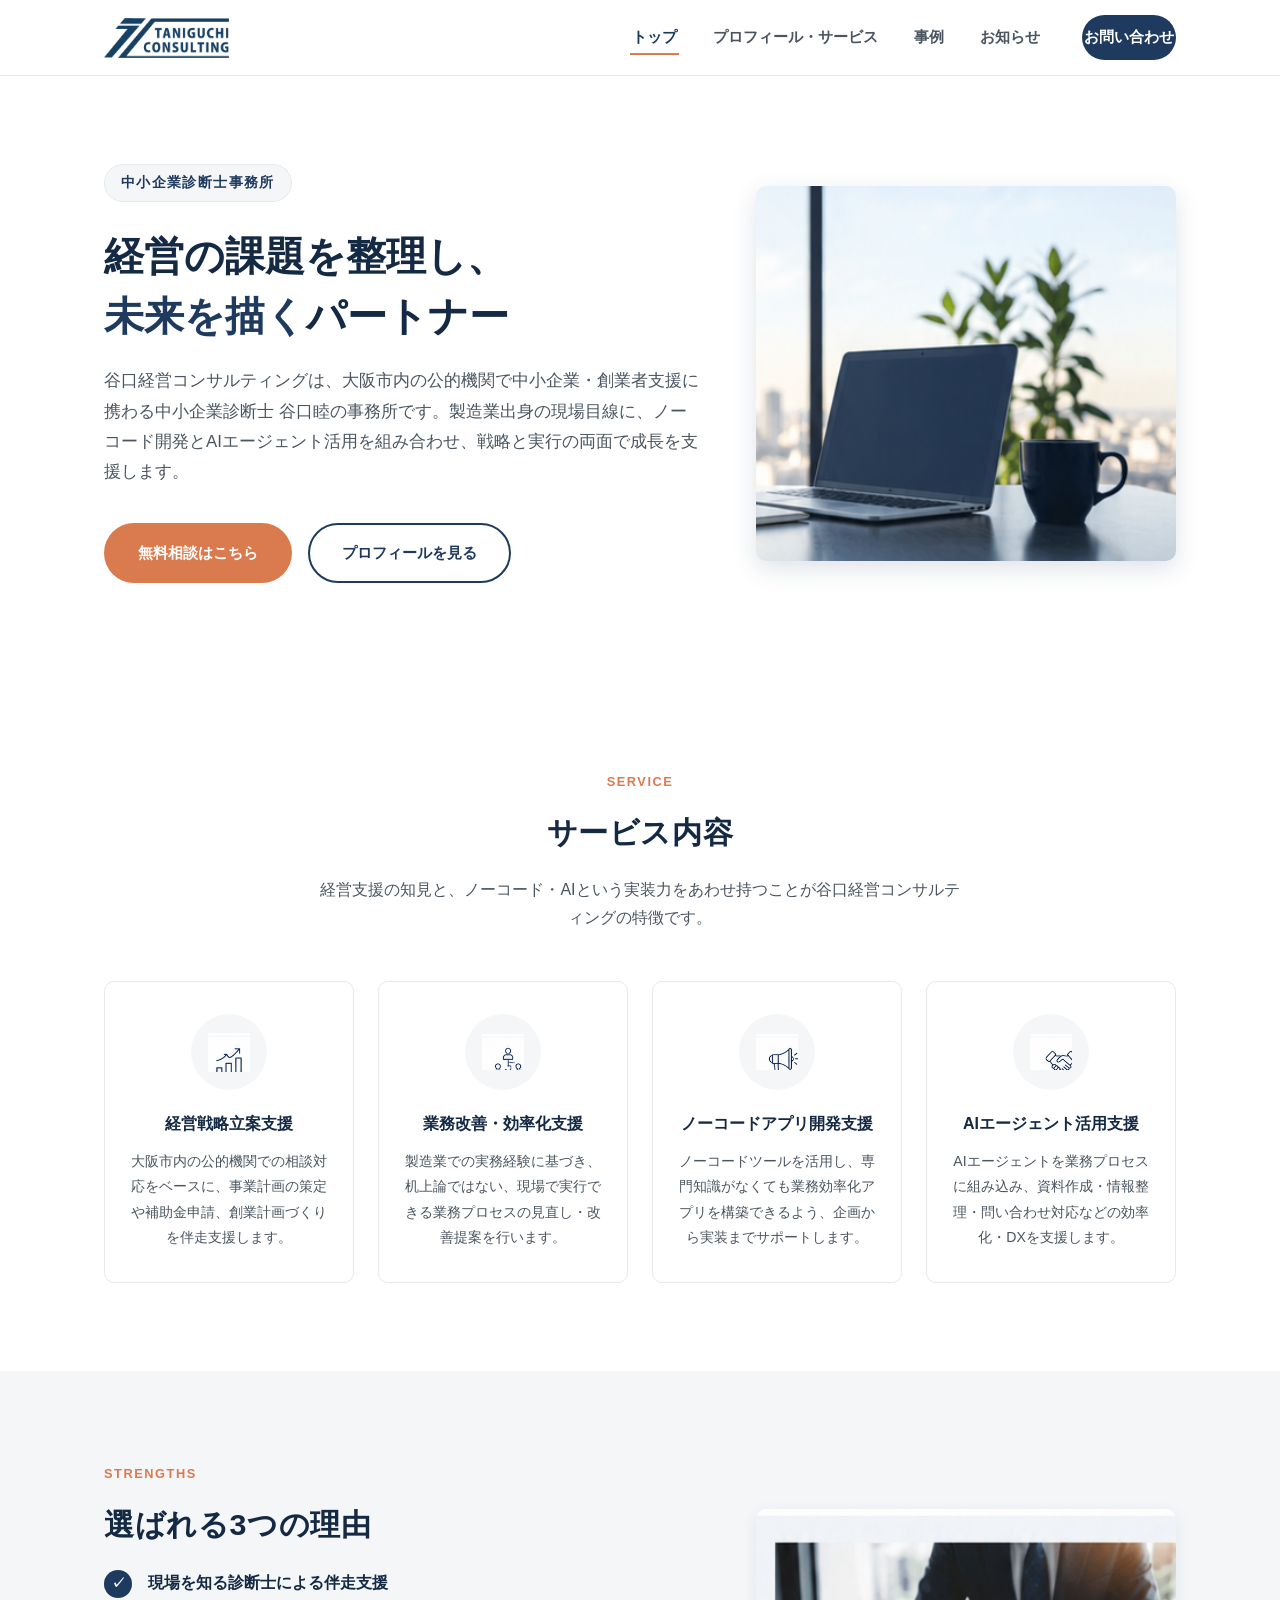
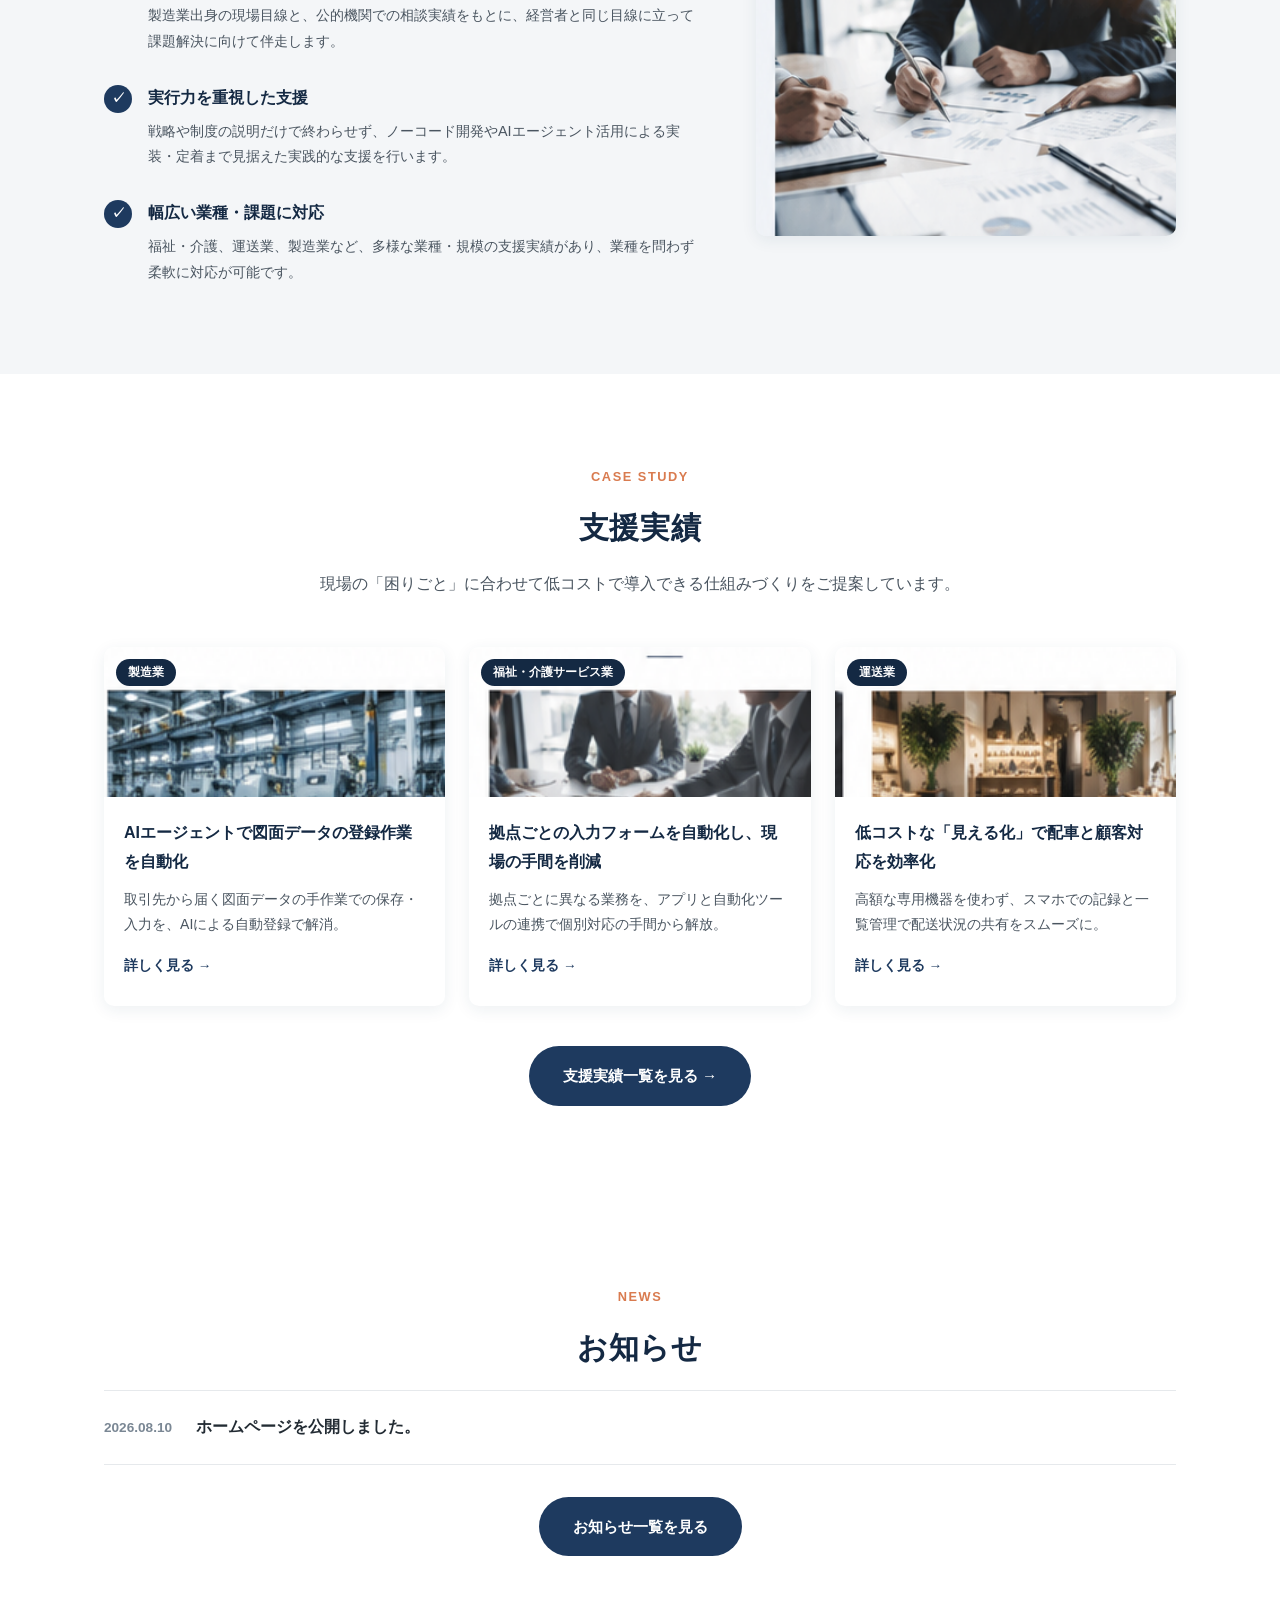
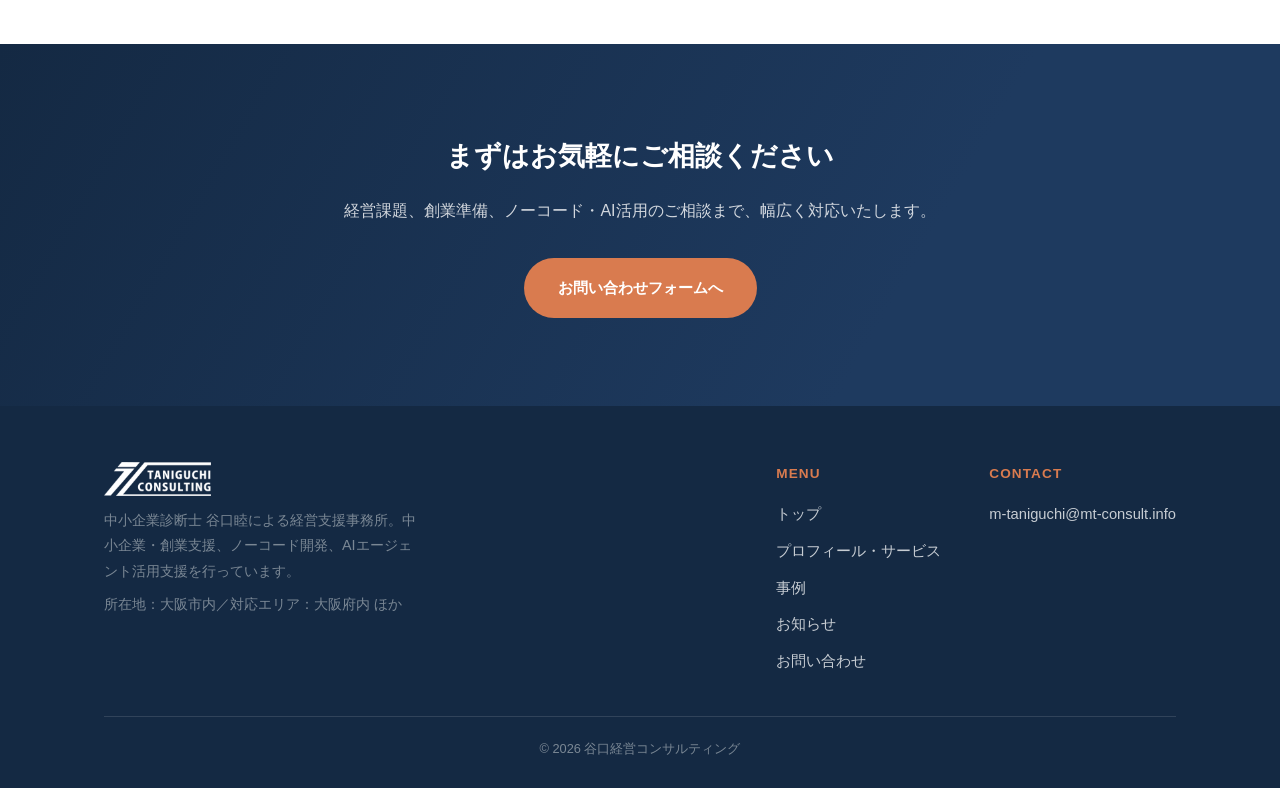
<file: index.html>
<!DOCTYPE html>
<html lang="ja">
<head>
<!-- Google tag (gtag.js) -->
<script async src="https://www.googletagmanager.com/gtag/js?id=G-FHK6B5BXHC"></script>
<script>
  window.dataLayer = window.dataLayer || [];
  function gtag(){dataLayer.push(arguments);}
  gtag('js', new Date());
  gtag('config', 'G-FHK6B5BXHC');
</script>
<meta charset="UTF-8">
<meta name="viewport" content="width=device-width, initial-scale=1.0">
<meta name="google-site-verification" content="8qcHTVPtF7-eSEySMH46ZJhiQSOklkBpfkOnlJ3Kd9g" />
<title>谷口経営コンサルティング｜大阪の中小企業診断士 創業支援・ノーコード/AI活用支援</title>
<meta name="description" content="大阪の中小企業診断士 谷口睦による経営コンサルティング事務所。大阪市内で中小企業・創業者支援、ノーコードアプリ開発支援、AIエージェント活用支援を行っています。">
<link rel="icon" type="image/png" href="images/favicon.png">
<link rel="canonical" href="https://mt-consult.info/">
<link rel="stylesheet" href="css/style.css">
<meta property="og:type" content="website">
<meta property="og:site_name" content="谷口経営コンサルティング">
<meta property="og:title" content="谷口経営コンサルティング｜大阪の中小企業診断士 創業支援・ノーコード/AI活用支援">
<meta property="og:description" content="大阪の中小企業診断士 谷口睦による経営コンサルティング事務所。大阪市内で中小企業・創業者支援、ノーコードアプリ開発支援、AIエージェント活用支援を行っています。">
<meta property="og:url" content="https://mt-consult.info/">
<meta property="og:image" content="https://mt-consult.info/images/logo.png">
<meta property="og:locale" content="ja_JP">
<meta name="twitter:card" content="summary">
<meta name="twitter:title" content="谷口経営コンサルティング｜大阪の中小企業診断士 創業支援・ノーコード/AI活用支援">
<meta name="twitter:description" content="大阪の中小企業診断士 谷口睦による経営コンサルティング事務所。大阪市内で中小企業・創業者支援、ノーコードアプリ開発支援、AIエージェント活用支援を行っています。">
<meta name="twitter:image" content="https://mt-consult.info/images/logo.png">
<script type="application/ld+json">
{
  "@context": "https://schema.org",
  "@type": "ProfessionalService",
  "name": "谷口経営コンサルティング",
  "url": "https://mt-consult.info/",
  "logo": "https://mt-consult.info/images/logo.png",
  "image": "https://mt-consult.info/images/logo.png",
  "email": "m-taniguchi@mt-consult.info",
  "areaServed": {
    "@type": "AdministrativeArea",
    "name": "大阪府"
  },
  "address": {
    "@type": "PostalAddress",
    "addressLocality": "大阪市",
    "addressRegion": "大阪府",
    "addressCountry": "JP"
  },
  "founder": {
    "@type": "Person",
    "name": "谷口 睦",
    "jobTitle": "中小企業診断士"
  },
  "description": "中小企業診断士 谷口睦による、中小企業・創業支援、ノーコードアプリ開発支援、AIエージェント活用支援を行う経営コンサルティング事務所。"
}
</script>
</head>
<body>

<header class="site-header">
  <div class="container">
    <a href="index.html" class="brand">
      <img src="images/logo.png" alt="谷口経営コンサルティング">
    </a>
    <nav class="main-nav">
      <ul>
        <li><a href="index.html" class="is-active">トップ</a></li>
        <li><a href="profile.html">プロフィール・サービス</a></li>
        <li><a href="cases.html">事例</a></li>
        <li><a href="news.html">お知らせ</a></li>
      </ul>
      <a href="contact.html" class="nav-cta">お問い合わせ</a>
    </nav>
    <button class="nav-toggle" aria-label="メニューを開く" aria-expanded="false">
      <span></span><span></span><span></span>
    </button>
  </div>
</header>

<main>

  <section class="hero-v2">
    <div class="container">
      <div class="hero-v2-text">
        <span class="hero-eyebrow">中小企業診断士事務所</span>
        <h1>経営の課題を整理し、<br><span>未来を描く</span>パートナー</h1>
        <p>谷口経営コンサルティングは、大阪市内の公的機関で中小企業・創業者支援に携わる中小企業診断士 谷口睦の事務所です。製造業出身の現場目線に、ノーコード開発とAIエージェント活用を組み合わせ、戦略と実行の両面で成長を支援します。</p>
        <div class="hero-actions">
          <a href="contact.html" class="btn btn-primary">無料相談はこちら</a>
          <a href="profile.html" class="btn btn-outline-navy">プロフィールを見る</a>
        </div>
      </div>
      <div class="hero-v2-visual">
        <img src="images/hero-visual.png" alt="谷口経営コンサルティングのオフィスワークイメージ">
      </div>
    </div>
  </section>

  <section class="services">
    <div class="container">
      <div class="section-head">
        <span class="section-label">SERVICE</span>
        <h2 class="section-title">サービス内容</h2>
        <p class="section-desc">経営支援の知見と、ノーコード・AIという実装力をあわせ持つことが谷口経営コンサルティングの特徴です。</p>
      </div>
      <div class="service-icon-grid">

        <div class="service-icon-card">
          <div class="icon-box"><img src="images/icon-management.png" alt=""></div>
          <h3>経営戦略立案支援</h3>
          <p>大阪市内の公的機関での相談対応をベースに、事業計画の策定や補助金申請、創業計画づくりを伴走支援します。</p>
        </div>

        <div class="service-icon-card">
          <div class="icon-box"><img src="images/icon-operations.png" alt=""></div>
          <h3>業務改善・効率化支援</h3>
          <p>製造業での実務経験に基づき、机上論ではない、現場で実行できる業務プロセスの見直し・改善提案を行います。</p>
        </div>

        <div class="service-icon-card">
          <div class="icon-box"><img src="images/icon-nocode.png" alt=""></div>
          <h3>ノーコードアプリ開発支援</h3>
          <p>ノーコードツールを活用し、専門知識がなくても業務効率化アプリを構築できるよう、企画から実装までサポートします。</p>
        </div>

        <div class="service-icon-card">
          <div class="icon-box"><img src="images/icon-ai.png" alt=""></div>
          <h3>AIエージェント活用支援</h3>
          <p>AIエージェントを業務プロセスに組み込み、資料作成・情報整理・問い合わせ対応などの効率化・DXを支援します。</p>
        </div>

      </div>
    </div>
  </section>

  <section class="why-us">
    <div class="container">
      <div class="why-us-copy">
        <span class="section-label">STRENGTHS</span>
        <h2 class="section-title">選ばれる3つの理由</h2>
        <div class="why-us-list">

          <div class="why-us-item">
            <div class="why-us-check">&#10003;</div>
            <div>
              <h3>現場を知る診断士による伴走支援</h3>
              <p>製造業出身の現場目線と、公的機関での相談実績をもとに、経営者と同じ目線に立って課題解決に向けて伴走します。</p>
            </div>
          </div>

          <div class="why-us-item">
            <div class="why-us-check">&#10003;</div>
            <div>
              <h3>実行力を重視した支援</h3>
              <p>戦略や制度の説明だけで終わらせず、ノーコード開発やAIエージェント活用による実装・定着まで見据えた実践的な支援を行います。</p>
            </div>
          </div>

          <div class="why-us-item">
            <div class="why-us-check">&#10003;</div>
            <div>
              <h3>幅広い業種・課題に対応</h3>
              <p>福祉・介護、運送業、製造業など、多様な業種・規模の支援実績があり、業種を問わず柔軟に対応が可能です。</p>
            </div>
          </div>

        </div>
      </div>
      <div class="why-us-visual">
        <img src="images/strengths-meeting.png" alt="打ち合わせの様子">
      </div>
    </div>
  </section>

  <section class="case-preview">
    <div class="container">
      <div class="section-head">
        <span class="section-label">CASE STUDY</span>
        <h2 class="section-title">支援実績</h2>
        <p class="section-desc">現場の「困りごと」に合わせて低コストで導入できる仕組みづくりをご提案しています。</p>
      </div>
      <div class="case-preview-grid">

        <a href="cases.html#case-manufacturing" class="case-preview-card">
          <div class="case-preview-photo">
            <img src="images/case-manufacturing.png" alt="製造業の支援実績">
            <span class="case-tag">製造業</span>
          </div>
          <div class="case-preview-body">
            <h3>AIエージェントで図面データの登録作業を自動化</h3>
            <p>取引先から届く図面データの手作業での保存・入力を、AIによる自動登録で解消。</p>
            <span class="more-link">詳しく見る &rarr;</span>
          </div>
        </a>

        <a href="cases.html#case-welfare" class="case-preview-card">
          <div class="case-preview-photo">
            <img src="images/case-welfare.png" alt="福祉・介護サービス業の支援実績">
            <span class="case-tag">福祉・介護サービス業</span>
          </div>
          <div class="case-preview-body">
            <h3>拠点ごとの入力フォームを自動化し、現場の手間を削減</h3>
            <p>拠点ごとに異なる業務を、アプリと自動化ツールの連携で個別対応の手間から解放。</p>
            <span class="more-link">詳しく見る &rarr;</span>
          </div>
        </a>

        <a href="cases.html#case-transport" class="case-preview-card">
          <div class="case-preview-photo">
            <img src="images/case-transport.png" alt="運送業の支援実績">
            <span class="case-tag">運送業</span>
          </div>
          <div class="case-preview-body">
            <h3>低コストな「見える化」で配車と顧客対応を効率化</h3>
            <p>高額な専用機器を使わず、スマホでの記録と一覧管理で配送状況の共有をスムーズに。</p>
            <span class="more-link">詳しく見る &rarr;</span>
          </div>
        </a>

      </div>
      <div class="case-preview-more">
        <a href="cases.html" class="btn btn-navy">支援実績一覧を見る &rarr;</a>
      </div>
    </div>
  </section>

  <section class="news-section">
    <div class="container">
      <div class="section-head">
        <span class="section-label">NEWS</span>
        <h2 class="section-title">お知らせ</h2>
      </div>
      <div class="news-preview-list">
        <a href="news.html" class="news-preview-item">
          <span class="news-date">2026.08.10</span>
          <span class="news-title">ホームページを公開しました。</span>
        </a>
      </div>
      <div class="news-more">
        <a href="news.html" class="btn btn-navy">お知らせ一覧を見る</a>
      </div>
    </div>
  </section>

  <section class="cta cta-photo">
    <div class="container">
      <h2>まずはお気軽にご相談ください</h2>
      <p>経営課題、創業準備、ノーコード・AI活用のご相談まで、幅広く対応いたします。</p>
      <a href="contact.html" class="btn btn-primary">お問い合わせフォームへ</a>
    </div>
  </section>

</main>

<footer class="site-footer">
  <div class="container">
    <div class="footer-inner">
      <div class="footer-brand">
        <img src="images/logo.png" alt="谷口経営コンサルティング">
        <p>中小企業診断士 谷口睦による経営支援事務所。中小企業・創業支援、ノーコード開発、AIエージェント活用支援を行っています。</p>
        <p class="footer-area">所在地：大阪市内／対応エリア：大阪府内 ほか</p>
      </div>
      <div class="footer-nav">
        <div>
          <h4>MENU</h4>
          <ul>
            <li><a href="index.html">トップ</a></li>
            <li><a href="profile.html">プロフィール・サービス</a></li>
            <li><a href="cases.html">事例</a></li>
            <li><a href="news.html">お知らせ</a></li>
            <li><a href="contact.html">お問い合わせ</a></li>
          </ul>
        </div>
        <div>
          <h4>CONTACT</h4>
          <ul>
            <li><a href="mailto:m-taniguchi@mt-consult.info">m-taniguchi@mt-consult.info</a></li>
          </ul>
        </div>
      </div>
    </div>
    <div class="footer-bottom">
      &copy; 2026 谷口経営コンサルティング
    </div>
  </div>
</footer>

<script src="js/main.js"></script>
</body>
</html>
</file>
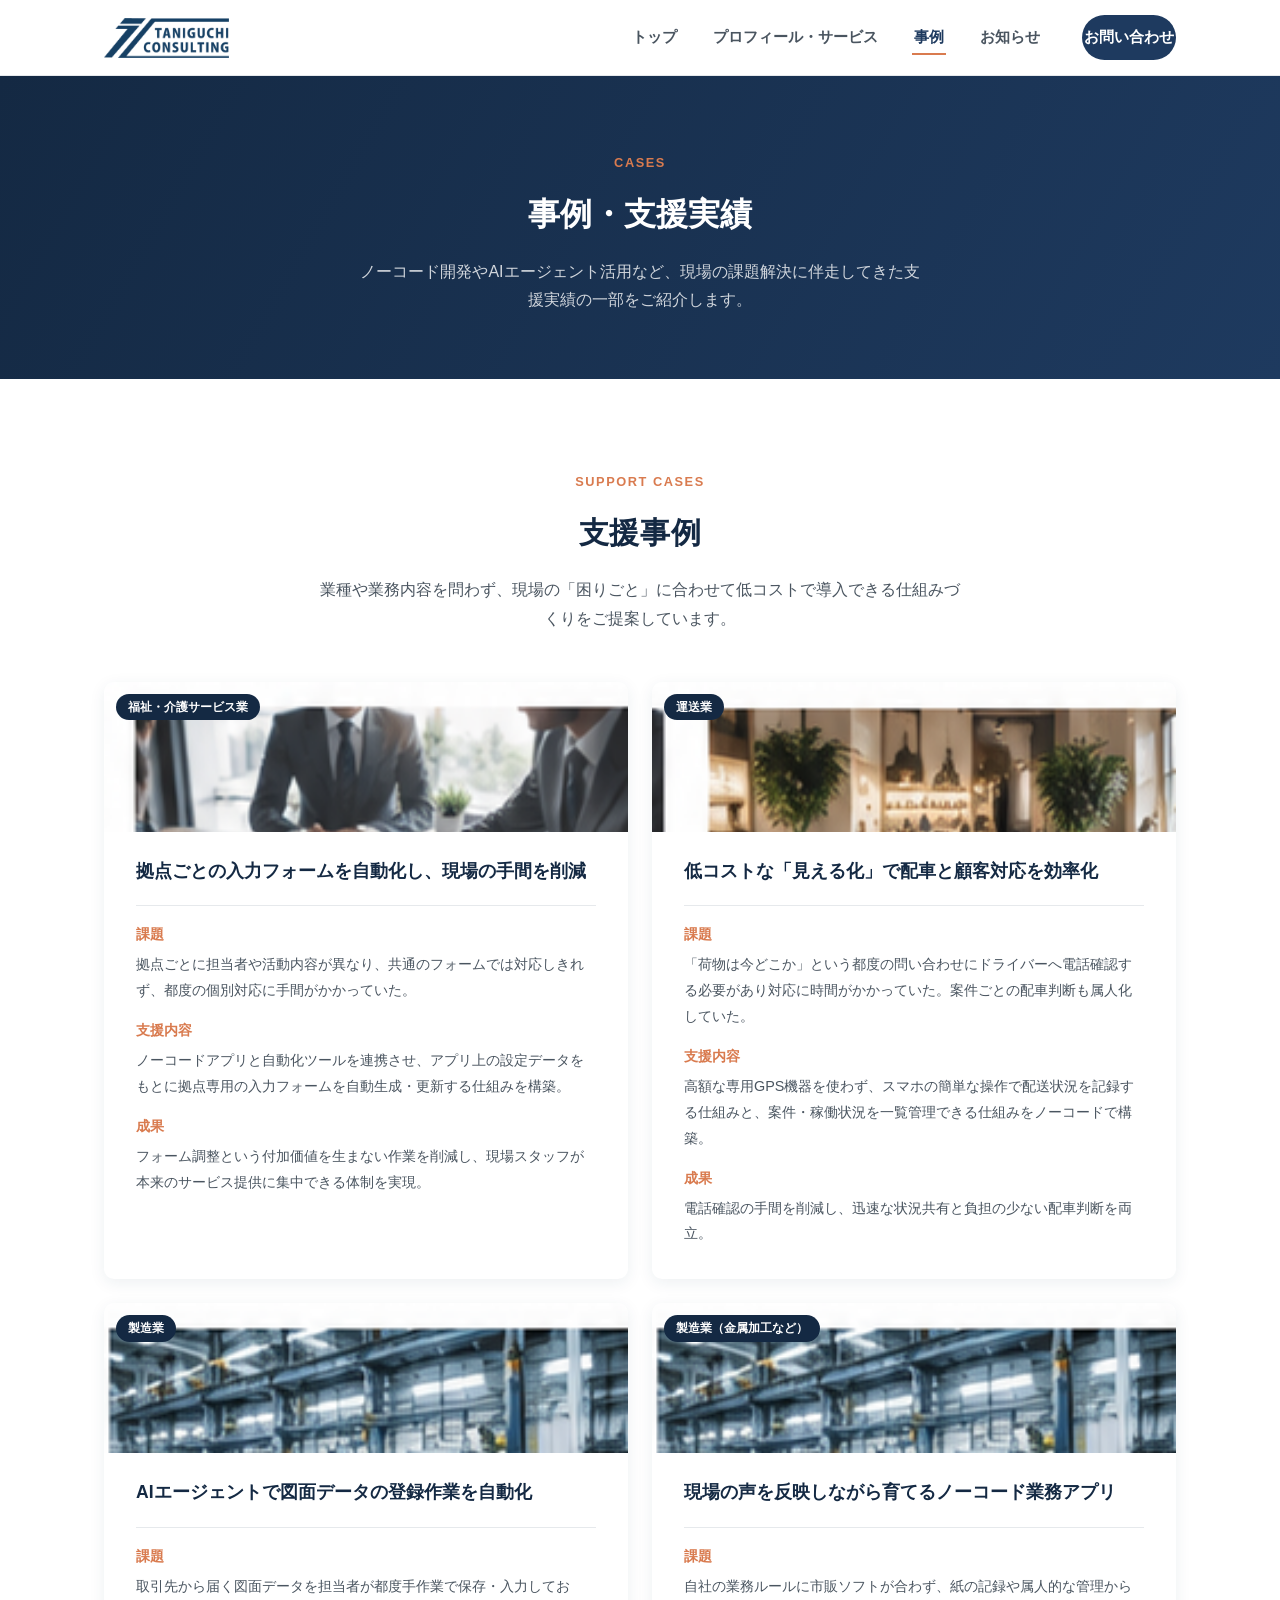
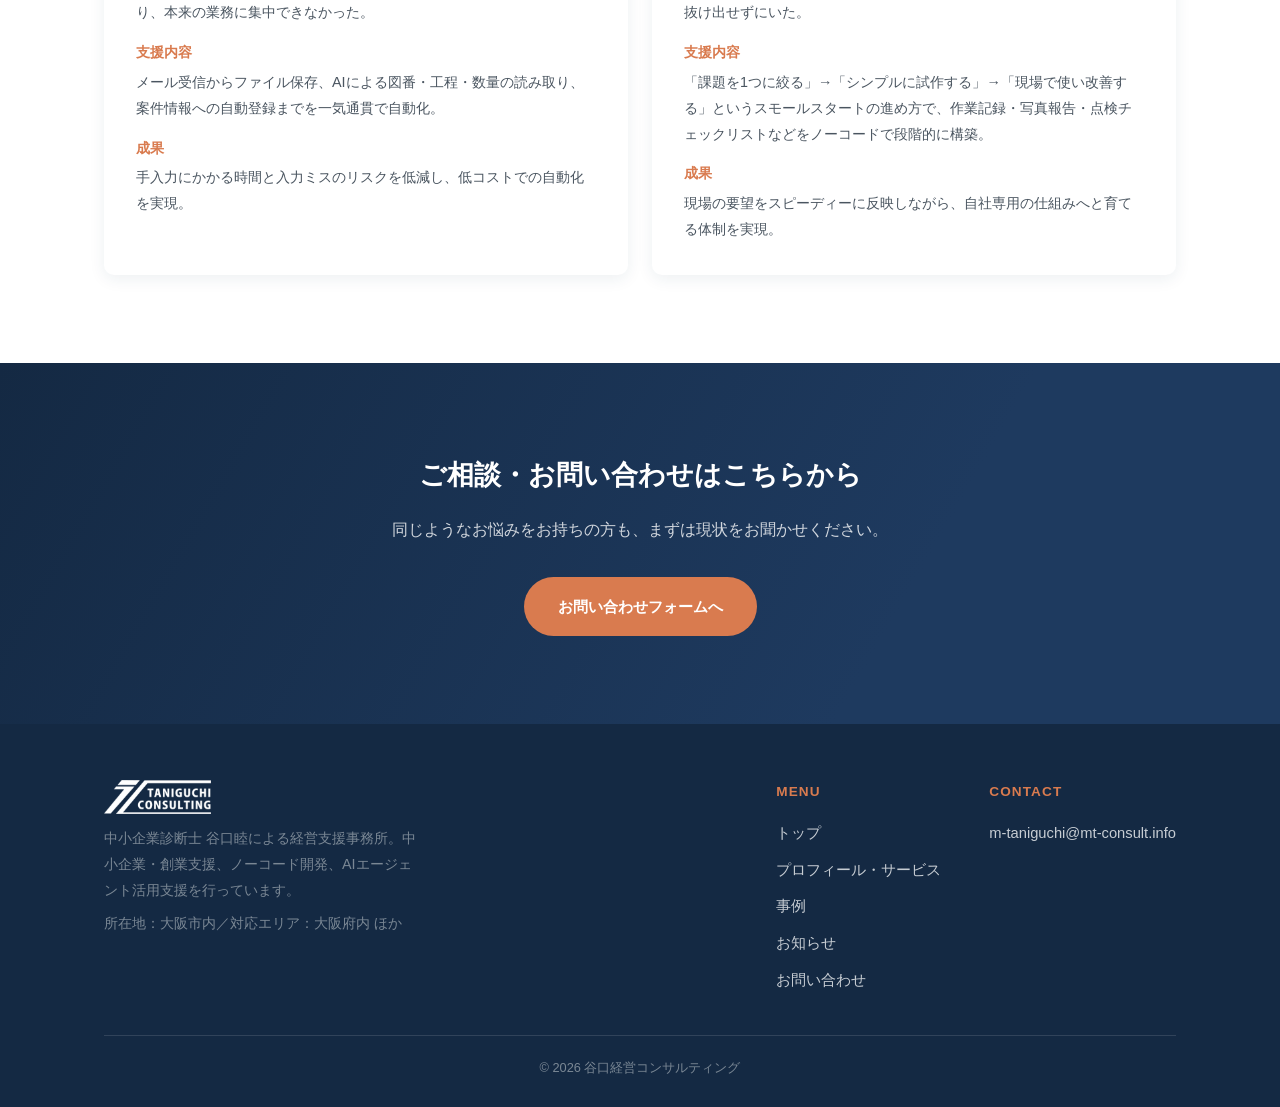
<file: cases.html>
<!DOCTYPE html>
<html lang="ja">
<head>
<!-- Google tag (gtag.js) -->
<script async src="https://www.googletagmanager.com/gtag/js?id=G-FHK6B5BXHC"></script>
<script>
  window.dataLayer = window.dataLayer || [];
  function gtag(){dataLayer.push(arguments);}
  gtag('js', new Date());
  gtag('config', 'G-FHK6B5BXHC');
</script>
<meta charset="UTF-8">
<meta name="viewport" content="width=device-width, initial-scale=1.0">
<meta name="google-site-verification" content="8qcHTVPtF7-eSEySMH46ZJhiQSOklkBpfkOnlJ3Kd9g" />
<title>事例・支援実績｜大阪の中小企業診断士 谷口経営コンサルティング</title>
<meta name="description" content="大阪の中小企業診断士 谷口睦が手がけた、ノーコードアプリ開発やAIエージェント活用による業務改善支援の事例をご紹介します。">
<link rel="icon" type="image/png" href="images/favicon.png">
<link rel="canonical" href="https://mt-consult.info/cases.html">
<link rel="stylesheet" href="css/style.css">
<meta property="og:type" content="website">
<meta property="og:site_name" content="谷口経営コンサルティング">
<meta property="og:title" content="事例・支援実績｜大阪の中小企業診断士 谷口経営コンサルティング">
<meta property="og:description" content="大阪の中小企業診断士 谷口睦が手がけた、ノーコードアプリ開発やAIエージェント活用による業務改善支援の事例をご紹介します。">
<meta property="og:url" content="https://mt-consult.info/cases.html">
<meta property="og:image" content="https://mt-consult.info/images/logo.png">
<meta property="og:locale" content="ja_JP">
<meta name="twitter:card" content="summary">
<meta name="twitter:title" content="事例・支援実績｜大阪の中小企業診断士 谷口経営コンサルティング">
<meta name="twitter:description" content="大阪の中小企業診断士 谷口睦が手がけた、ノーコードアプリ開発やAIエージェント活用による業務改善支援の事例をご紹介します。">
<meta name="twitter:image" content="https://mt-consult.info/images/logo.png">
<script type="application/ld+json">
{
  "@context": "https://schema.org",
  "@type": "ProfessionalService",
  "name": "谷口経営コンサルティング",
  "url": "https://mt-consult.info/",
  "logo": "https://mt-consult.info/images/logo.png",
  "email": "m-taniguchi@mt-consult.info",
  "areaServed": {
    "@type": "AdministrativeArea",
    "name": "大阪府"
  },
  "address": {
    "@type": "PostalAddress",
    "addressLocality": "大阪市",
    "addressRegion": "大阪府",
    "addressCountry": "JP"
  }
}
</script>
</head>
<body>

<header class="site-header">
  <div class="container">
    <a href="index.html" class="brand">
      <img src="images/logo.png" alt="谷口経営コンサルティング">
    </a>
    <nav class="main-nav">
      <ul>
        <li><a href="index.html">トップ</a></li>
        <li><a href="profile.html">プロフィール・サービス</a></li>
        <li><a href="cases.html" class="is-active">事例</a></li>
        <li><a href="news.html">お知らせ</a></li>
      </ul>
      <a href="contact.html" class="nav-cta">お問い合わせ</a>
    </nav>
    <button class="nav-toggle" aria-label="メニューを開く" aria-expanded="false">
      <span></span><span></span><span></span>
    </button>
  </div>
</header>

<main>

  <section class="page-hero">
    <div class="container">
      <span class="section-label">CASES</span>
      <h1>事例・支援実績</h1>
      <p>ノーコード開発やAIエージェント活用など、現場の課題解決に伴走してきた支援実績の一部をご紹介します。</p>
    </div>
  </section>

  <section>
    <div class="container">
      <div class="section-head">
        <span class="section-label">SUPPORT CASES</span>
        <h2 class="section-title">支援事例</h2>
        <p class="section-desc">業種や業務内容を問わず、現場の「困りごと」に合わせて低コストで導入できる仕組みづくりをご提案しています。</p>
      </div>

      <div class="case-grid">

        <article class="case-card" id="case-welfare">
          <div class="case-card-photo">
            <img src="images/case-welfare.png" alt="福祉・介護サービス業の支援実績">
            <span class="case-tag">福祉・介護サービス業</span>
          </div>
          <h3>拠点ごとの入力フォームを自動化し、現場の手間を削減</h3>
          <dl class="case-facts">
            <dt>課題</dt>
            <dd>拠点ごとに担当者や活動内容が異なり、共通のフォームでは対応しきれず、都度の個別対応に手間がかかっていた。</dd>
            <dt>支援内容</dt>
            <dd>ノーコードアプリと自動化ツールを連携させ、アプリ上の設定データをもとに拠点専用の入力フォームを自動生成・更新する仕組みを構築。</dd>
            <dt>成果</dt>
            <dd>フォーム調整という付加価値を生まない作業を削減し、現場スタッフが本来のサービス提供に集中できる体制を実現。</dd>
          </dl>
        </article>

        <article class="case-card" id="case-transport">
          <div class="case-card-photo">
            <img src="images/case-transport.png" alt="運送業の支援実績">
            <span class="case-tag">運送業</span>
          </div>
          <h3>低コストな「見える化」で配車と顧客対応を効率化</h3>
          <dl class="case-facts">
            <dt>課題</dt>
            <dd>「荷物は今どこか」という都度の問い合わせにドライバーへ電話確認する必要があり対応に時間がかかっていた。案件ごとの配車判断も属人化していた。</dd>
            <dt>支援内容</dt>
            <dd>高額な専用GPS機器を使わず、スマホの簡単な操作で配送状況を記録する仕組みと、案件・稼働状況を一覧管理できる仕組みをノーコードで構築。</dd>
            <dt>成果</dt>
            <dd>電話確認の手間を削減し、迅速な状況共有と負担の少ない配車判断を両立。</dd>
          </dl>
        </article>

        <article class="case-card" id="case-manufacturing">
          <div class="case-card-photo">
            <img src="images/case-manufacturing.png" alt="製造業の支援実績">
            <span class="case-tag">製造業</span>
          </div>
          <h3>AIエージェントで図面データの登録作業を自動化</h3>
          <dl class="case-facts">
            <dt>課題</dt>
            <dd>取引先から届く図面データを担当者が都度手作業で保存・入力しており、本来の業務に集中できなかった。</dd>
            <dt>支援内容</dt>
            <dd>メール受信からファイル保存、AIによる図番・工程・数量の読み取り、案件情報への自動登録までを一気通貫で自動化。</dd>
            <dt>成果</dt>
            <dd>手入力にかかる時間と入力ミスのリスクを低減し、低コストでの自動化を実現。</dd>
          </dl>
        </article>

        <article class="case-card" id="case-manufacturing2">
          <div class="case-card-photo">
            <img src="images/case-manufacturing.png" alt="製造業(金属加工など)の支援実績">
            <span class="case-tag">製造業（金属加工など）</span>
          </div>
          <h3>現場の声を反映しながら育てるノーコード業務アプリ</h3>
          <dl class="case-facts">
            <dt>課題</dt>
            <dd>自社の業務ルールに市販ソフトが合わず、紙の記録や属人的な管理から抜け出せずにいた。</dd>
            <dt>支援内容</dt>
            <dd>「課題を1つに絞る」→「シンプルに試作する」→「現場で使い改善する」というスモールスタートの進め方で、作業記録・写真報告・点検チェックリストなどをノーコードで段階的に構築。</dd>
            <dt>成果</dt>
            <dd>現場の要望をスピーディーに反映しながら、自社専用の仕組みへと育てる体制を実現。</dd>
          </dl>
        </article>

      </div>
    </div>
  </section>

  <section class="cta cta-photo">
    <div class="container">
      <h2>ご相談・お問い合わせはこちらから</h2>
      <p>同じようなお悩みをお持ちの方も、まずは現状をお聞かせください。</p>
      <a href="contact.html" class="btn btn-primary">お問い合わせフォームへ</a>
    </div>
  </section>

</main>

<footer class="site-footer">
  <div class="container">
    <div class="footer-inner">
      <div class="footer-brand">
        <img src="images/logo.png" alt="谷口経営コンサルティング">
        <p>中小企業診断士 谷口睦による経営支援事務所。中小企業・創業支援、ノーコード開発、AIエージェント活用支援を行っています。</p>
        <p class="footer-area">所在地：大阪市内／対応エリア：大阪府内 ほか</p>
      </div>
      <div class="footer-nav">
        <div>
          <h4>MENU</h4>
          <ul>
            <li><a href="index.html">トップ</a></li>
            <li><a href="profile.html">プロフィール・サービス</a></li>
            <li><a href="cases.html">事例</a></li>
            <li><a href="news.html">お知らせ</a></li>
            <li><a href="contact.html">お問い合わせ</a></li>
          </ul>
        </div>
        <div>
          <h4>CONTACT</h4>
          <ul>
            <li><a href="mailto:m-taniguchi@mt-consult.info">m-taniguchi@mt-consult.info</a></li>
          </ul>
        </div>
      </div>
    </div>
    <div class="footer-bottom">
      &copy; 2026 谷口経営コンサルティング
    </div>
  </div>
</footer>

<script src="js/main.js"></script>
</body>
</html>
</file>
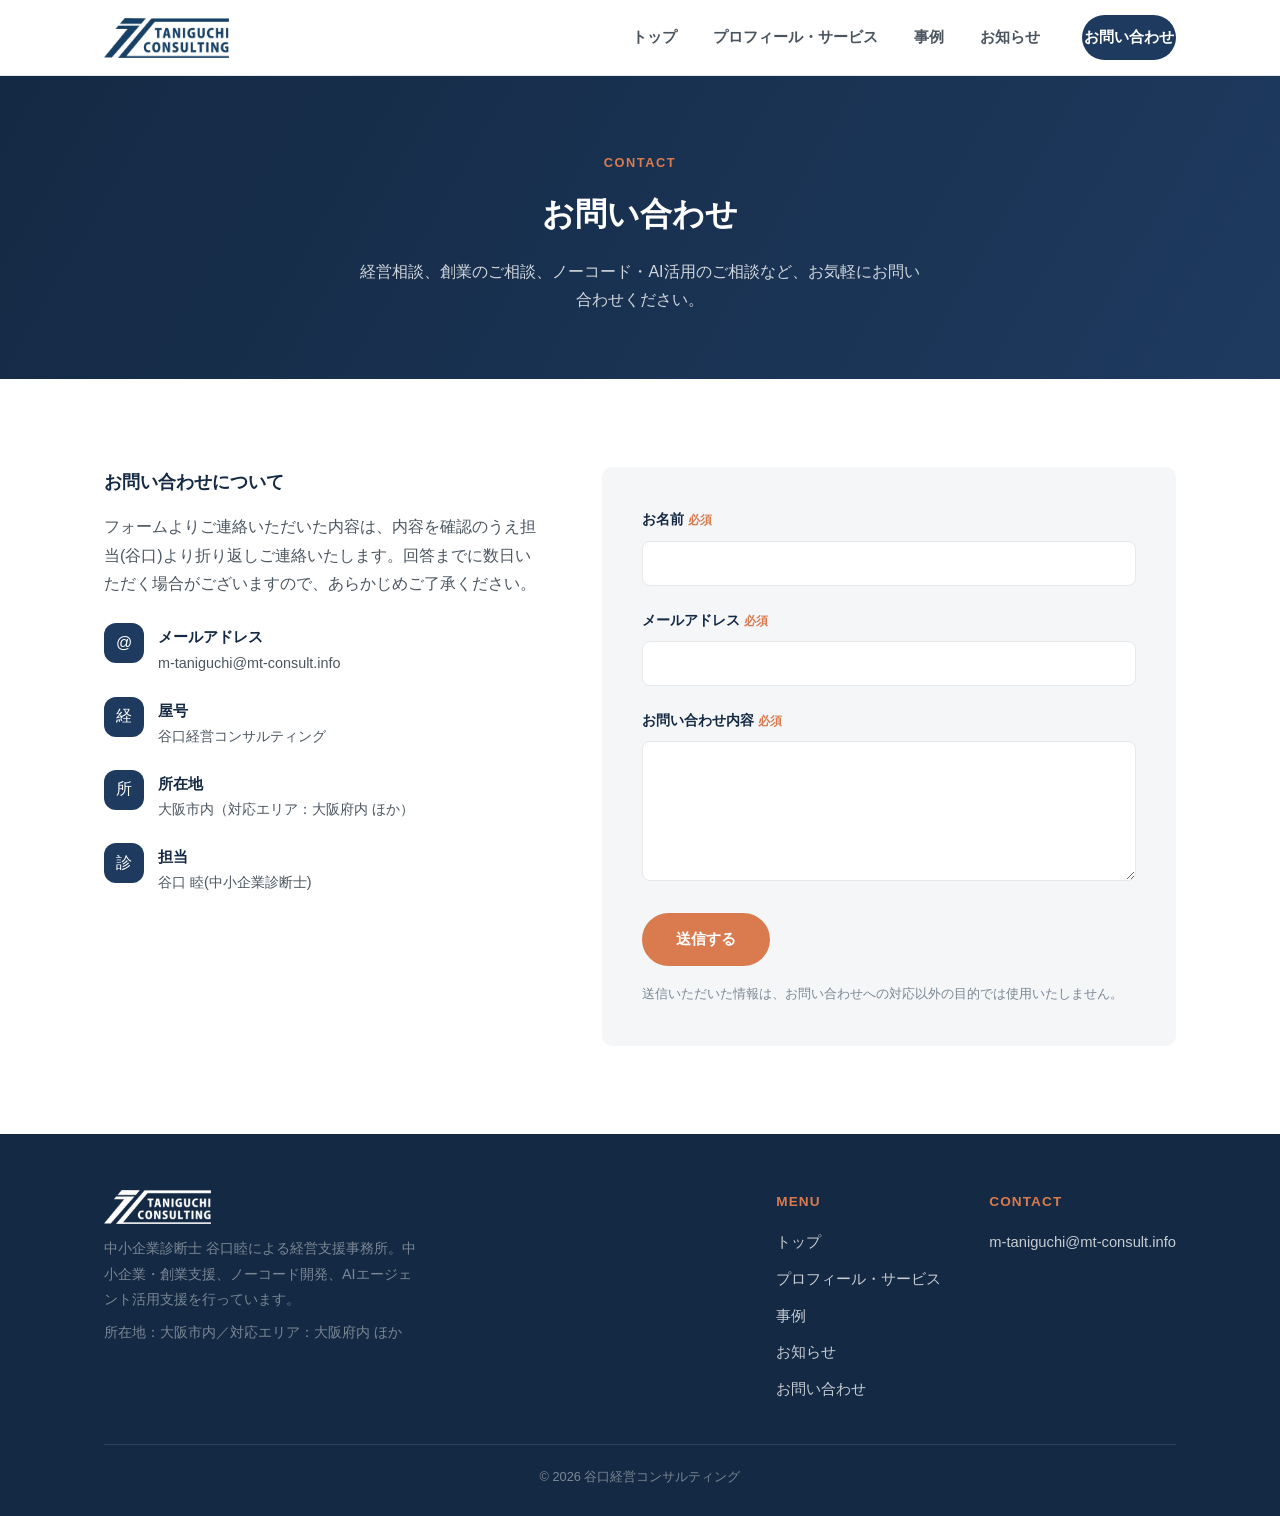
<file: contact.html>
<!DOCTYPE html>
<html lang="ja">
<head>
<!-- Google tag (gtag.js) -->
<script async src="https://www.googletagmanager.com/gtag/js?id=G-FHK6B5BXHC"></script>
<script>
  window.dataLayer = window.dataLayer || [];
  function gtag(){dataLayer.push(arguments);}
  gtag('js', new Date());
  gtag('config', 'G-FHK6B5BXHC');
</script>
<meta charset="UTF-8">
<meta name="viewport" content="width=device-width, initial-scale=1.0">
<meta name="google-site-verification" content="8qcHTVPtF7-eSEySMH46ZJhiQSOklkBpfkOnlJ3Kd9g" />
<title>お問い合わせ｜大阪の中小企業診断士 谷口経営コンサルティング</title>
<meta name="description" content="大阪の中小企業診断士事務所 谷口経営コンサルティングへのお問い合わせはこちらのフォームからお願いいたします。">
<link rel="icon" type="image/png" href="images/favicon.png">
<link rel="canonical" href="https://mt-consult.info/contact.html">
<link rel="stylesheet" href="css/style.css">
<meta property="og:type" content="website">
<meta property="og:site_name" content="谷口経営コンサルティング">
<meta property="og:title" content="お問い合わせ｜大阪の中小企業診断士 谷口経営コンサルティング">
<meta property="og:description" content="大阪の中小企業診断士事務所 谷口経営コンサルティングへのお問い合わせはこちらのフォームからお願いいたします。">
<meta property="og:url" content="https://mt-consult.info/contact.html">
<meta property="og:image" content="https://mt-consult.info/images/logo.png">
<meta property="og:locale" content="ja_JP">
<meta name="twitter:card" content="summary">
<meta name="twitter:title" content="お問い合わせ｜大阪の中小企業診断士 谷口経営コンサルティング">
<meta name="twitter:description" content="大阪の中小企業診断士事務所 谷口経営コンサルティングへのお問い合わせはこちらのフォームからお願いいたします。">
<meta name="twitter:image" content="https://mt-consult.info/images/logo.png">
<script type="application/ld+json">
{
  "@context": "https://schema.org",
  "@type": "ProfessionalService",
  "name": "谷口経営コンサルティング",
  "url": "https://mt-consult.info/",
  "logo": "https://mt-consult.info/images/logo.png",
  "email": "m-taniguchi@mt-consult.info",
  "areaServed": {
    "@type": "AdministrativeArea",
    "name": "大阪府"
  },
  "address": {
    "@type": "PostalAddress",
    "addressLocality": "大阪市",
    "addressRegion": "大阪府",
    "addressCountry": "JP"
  }
}
</script>
</head>
<body>

<header class="site-header">
  <div class="container">
    <a href="index.html" class="brand">
      <img src="images/logo.png" alt="谷口経営コンサルティング">
    </a>
    <nav class="main-nav">
      <ul>
        <li><a href="index.html">トップ</a></li>
        <li><a href="profile.html">プロフィール・サービス</a></li>
        <li><a href="cases.html">事例</a></li>
        <li><a href="news.html">お知らせ</a></li>
      </ul>
      <a href="contact.html" class="nav-cta">お問い合わせ</a>
    </nav>
    <button class="nav-toggle" aria-label="メニューを開く" aria-expanded="false">
      <span></span><span></span><span></span>
    </button>
  </div>
</header>

<main>

  <section class="page-hero">
    <div class="container">
      <span class="section-label">CONTACT</span>
      <h1>お問い合わせ</h1>
      <p>経営相談、創業のご相談、ノーコード・AI活用のご相談など、お気軽にお問い合わせください。</p>
    </div>
  </section>

  <section>
    <div class="container">
      <div class="contact-layout">

        <div class="contact-info">
          <h2>お問い合わせについて</h2>
          <p>フォームよりご連絡いただいた内容は、内容を確認のうえ担当(谷口)より折り返しご連絡いたします。回答までに数日いただく場合がございますので、あらかじめご了承ください。</p>

          <div class="contact-info-item">
            <div class="strength-icon">@</div>
            <span><strong>メールアドレス</strong>m-taniguchi@mt-consult.info</span>
          </div>
          <div class="contact-info-item">
            <div class="strength-icon">経</div>
            <span><strong>屋号</strong>谷口経営コンサルティング</span>
          </div>
          <div class="contact-info-item">
            <div class="strength-icon">所</div>
            <span><strong>所在地</strong>大阪市内（対応エリア：大阪府内 ほか）</span>
          </div>
          <div class="contact-info-item">
            <div class="strength-icon">診</div>
            <span><strong>担当</strong>谷口 睦(中小企業診断士)</span>
          </div>
        </div>

        <div class="contact-form">
          <!--
            Formspree設定手順:
            1. https://formspree.io/ で無料アカウントを作成
            2. 新しいフォームを作成し、発行された送信先URL
               (例: https://formspree.io/f/xxxxxxxx) を確認
            3. 下記 action="https://formspree.io/f/YOUR_FORM_ID" の
               YOUR_FORM_ID の部分を、発行されたIDに書き換える
          -->
          <form action="https://formspree.io/f/xkjwjaoz" method="POST">
            <div class="form-group">
              <label for="name">お名前<span class="required">必須</span></label>
              <input type="text" id="name" name="name" required>
            </div>
            <div class="form-group">
              <label for="email">メールアドレス<span class="required">必須</span></label>
              <input type="email" id="email" name="email" required>
            </div>
            <div class="form-group">
              <label for="message">お問い合わせ内容<span class="required">必須</span></label>
              <textarea id="message" name="message" required></textarea>
            </div>
            <button type="submit" class="btn btn-primary">送信する</button>
            <p class="form-status"></p>
            <p class="form-note">送信いただいた情報は、お問い合わせへの対応以外の目的では使用いたしません。</p>
          </form>
        </div>

      </div>
    </div>
  </section>

</main>

<footer class="site-footer">
  <div class="container">
    <div class="footer-inner">
      <div class="footer-brand">
        <img src="images/logo.png" alt="谷口経営コンサルティング">
        <p>中小企業診断士 谷口睦による経営支援事務所。中小企業・創業支援、ノーコード開発、AIエージェント活用支援を行っています。</p>
        <p class="footer-area">所在地：大阪市内／対応エリア：大阪府内 ほか</p>
      </div>
      <div class="footer-nav">
        <div>
          <h4>MENU</h4>
          <ul>
            <li><a href="index.html">トップ</a></li>
            <li><a href="profile.html">プロフィール・サービス</a></li>
            <li><a href="cases.html">事例</a></li>
            <li><a href="news.html">お知らせ</a></li>
            <li><a href="contact.html">お問い合わせ</a></li>
          </ul>
        </div>
        <div>
          <h4>CONTACT</h4>
          <ul>
            <li><a href="mailto:m-taniguchi@mt-consult.info">m-taniguchi@mt-consult.info</a></li>
          </ul>
        </div>
      </div>
    </div>
    <div class="footer-bottom">
      &copy; 2026 谷口経営コンサルティング
    </div>
  </div>
</footer>

<script src="js/main.js"></script>
</body>
</html>
</file>
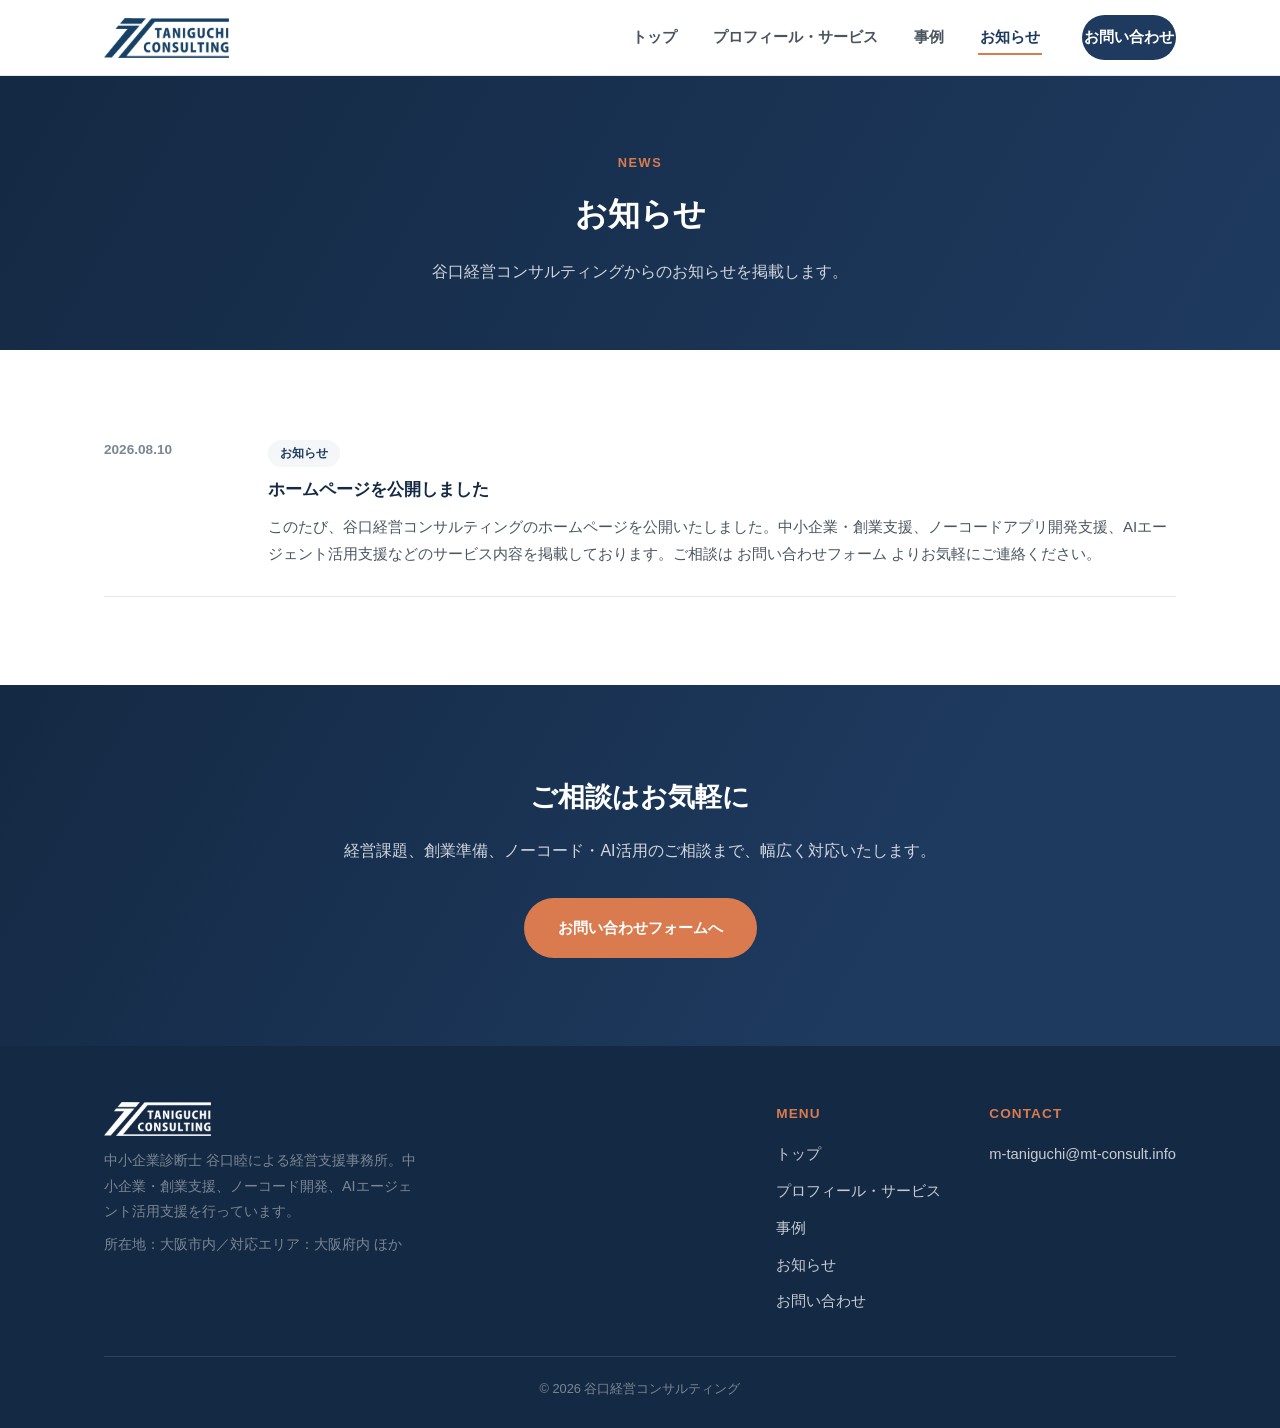
<file: news.html>
<!DOCTYPE html>
<html lang="ja">
<head>
<!-- Google tag (gtag.js) -->
<script async src="https://www.googletagmanager.com/gtag/js?id=G-FHK6B5BXHC"></script>
<script>
  window.dataLayer = window.dataLayer || [];
  function gtag(){dataLayer.push(arguments);}
  gtag('js', new Date());
  gtag('config', 'G-FHK6B5BXHC');
</script>
<meta charset="UTF-8">
<meta name="viewport" content="width=device-width, initial-scale=1.0">
<meta name="google-site-verification" content="8qcHTVPtF7-eSEySMH46ZJhiQSOklkBpfkOnlJ3Kd9g" />
<title>お知らせ｜大阪の中小企業診断士 谷口経営コンサルティング</title>
<meta name="description" content="大阪の中小企業診断士事務所、谷口経営コンサルティングからのお知らせ一覧です。">
<link rel="icon" type="image/png" href="images/favicon.png">
<link rel="canonical" href="https://mt-consult.info/news.html">
<link rel="stylesheet" href="css/style.css">
<meta property="og:type" content="website">
<meta property="og:site_name" content="谷口経営コンサルティング">
<meta property="og:title" content="お知らせ｜大阪の中小企業診断士 谷口経営コンサルティング">
<meta property="og:description" content="大阪の中小企業診断士事務所、谷口経営コンサルティングからのお知らせ一覧です。">
<meta property="og:url" content="https://mt-consult.info/news.html">
<meta property="og:image" content="https://mt-consult.info/images/logo.png">
<meta property="og:locale" content="ja_JP">
<meta name="twitter:card" content="summary">
<meta name="twitter:title" content="お知らせ｜大阪の中小企業診断士 谷口経営コンサルティング">
<meta name="twitter:description" content="大阪の中小企業診断士事務所、谷口経営コンサルティングからのお知らせ一覧です。">
<meta name="twitter:image" content="https://mt-consult.info/images/logo.png">
<script type="application/ld+json">
{
  "@context": "https://schema.org",
  "@type": "ProfessionalService",
  "name": "谷口経営コンサルティング",
  "url": "https://mt-consult.info/",
  "logo": "https://mt-consult.info/images/logo.png",
  "email": "m-taniguchi@mt-consult.info",
  "areaServed": {
    "@type": "AdministrativeArea",
    "name": "大阪府"
  },
  "address": {
    "@type": "PostalAddress",
    "addressLocality": "大阪市",
    "addressRegion": "大阪府",
    "addressCountry": "JP"
  }
}
</script>
</head>
<body>

<header class="site-header">
  <div class="container">
    <a href="index.html" class="brand">
      <img src="images/logo.png" alt="谷口経営コンサルティング">
    </a>
    <nav class="main-nav">
      <ul>
        <li><a href="index.html">トップ</a></li>
        <li><a href="profile.html">プロフィール・サービス</a></li>
        <li><a href="cases.html">事例</a></li>
        <li><a href="news.html" class="is-active">お知らせ</a></li>
      </ul>
      <a href="contact.html" class="nav-cta">お問い合わせ</a>
    </nav>
    <button class="nav-toggle" aria-label="メニューを開く" aria-expanded="false">
      <span></span><span></span><span></span>
    </button>
  </div>
</header>

<main>

  <section class="page-hero">
    <div class="container">
      <span class="section-label">NEWS</span>
      <h1>お知らせ</h1>
      <p>谷口経営コンサルティングからのお知らせを掲載します。</p>
    </div>
  </section>

  <section>
    <div class="container">
      <div class="news-list-page">

        <!--
          お知らせを追加する場合は、下記の .news-item ブロックを
          コピーして日付・タイトル・本文を書き換えてください。
        -->
        <article class="news-item">
          <div class="news-date">2026.08.10</div>
          <div>
            <span class="news-tag">お知らせ</span>
            <h3>ホームページを公開しました</h3>
            <p>このたび、谷口経営コンサルティングのホームページを公開いたしました。中小企業・創業支援、ノーコードアプリ開発支援、AIエージェント活用支援などのサービス内容を掲載しております。ご相談は お問い合わせフォーム よりお気軽にご連絡ください。</p>
          </div>
        </article>

      </div>
    </div>
  </section>

  <section class="cta cta-photo">
    <div class="container">
      <h2>ご相談はお気軽に</h2>
      <p>経営課題、創業準備、ノーコード・AI活用のご相談まで、幅広く対応いたします。</p>
      <a href="contact.html" class="btn btn-primary">お問い合わせフォームへ</a>
    </div>
  </section>

</main>

<footer class="site-footer">
  <div class="container">
    <div class="footer-inner">
      <div class="footer-brand">
        <img src="images/logo.png" alt="谷口経営コンサルティング">
        <p>中小企業診断士 谷口睦による経営支援事務所。中小企業・創業支援、ノーコード開発、AIエージェント活用支援を行っています。</p>
        <p class="footer-area">所在地：大阪市内／対応エリア：大阪府内 ほか</p>
      </div>
      <div class="footer-nav">
        <div>
          <h4>MENU</h4>
          <ul>
            <li><a href="index.html">トップ</a></li>
            <li><a href="profile.html">プロフィール・サービス</a></li>
            <li><a href="cases.html">事例</a></li>
            <li><a href="news.html">お知らせ</a></li>
            <li><a href="contact.html">お問い合わせ</a></li>
          </ul>
        </div>
        <div>
          <h4>CONTACT</h4>
          <ul>
            <li><a href="mailto:m-taniguchi@mt-consult.info">m-taniguchi@mt-consult.info</a></li>
          </ul>
        </div>
      </div>
    </div>
    <div class="footer-bottom">
      &copy; 2026 谷口経営コンサルティング
    </div>
  </div>
</footer>

<script src="js/main.js"></script>
</body>
</html>
</file>
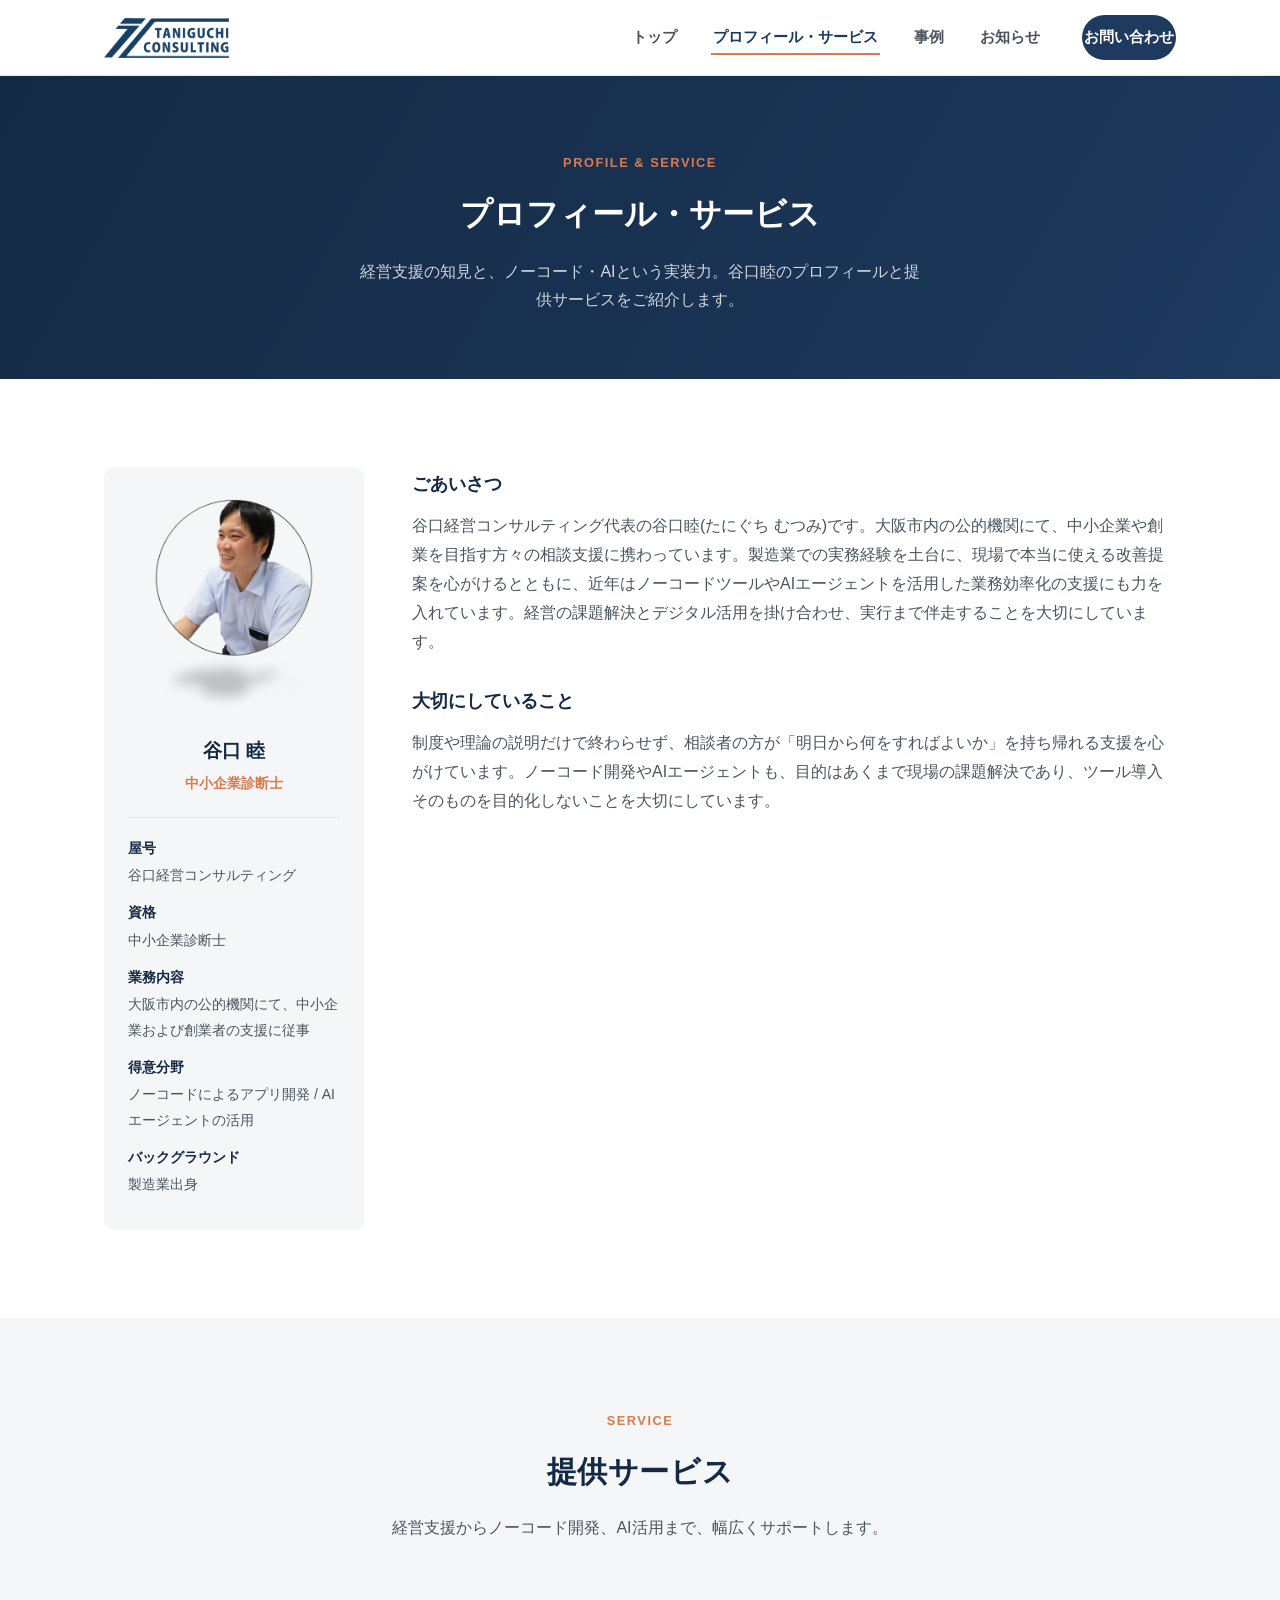
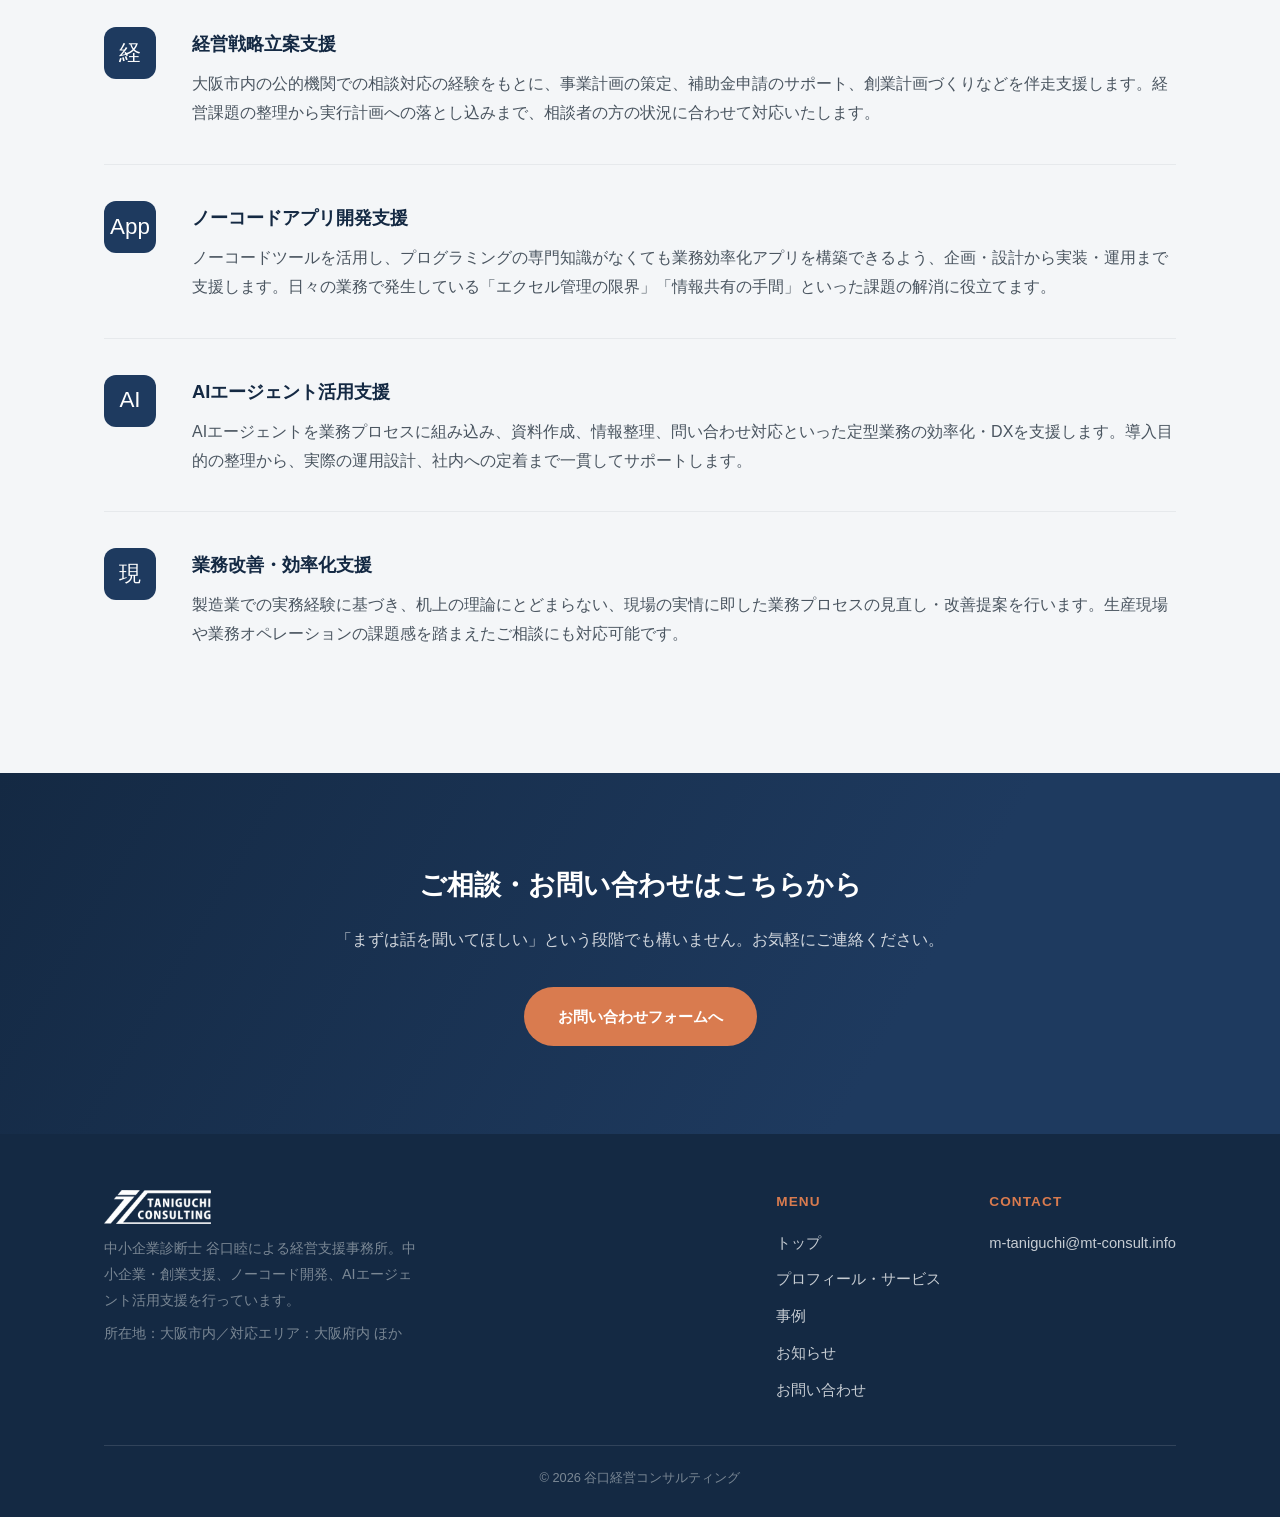
<file: profile.html>
<!DOCTYPE html>
<html lang="ja">
<head>
<!-- Google tag (gtag.js) -->
<script async src="https://www.googletagmanager.com/gtag/js?id=G-FHK6B5BXHC"></script>
<script>
  window.dataLayer = window.dataLayer || [];
  function gtag(){dataLayer.push(arguments);}
  gtag('js', new Date());
  gtag('config', 'G-FHK6B5BXHC');
</script>
<meta charset="UTF-8">
<meta name="viewport" content="width=device-width, initial-scale=1.0">
<meta name="google-site-verification" content="8qcHTVPtF7-eSEySMH46ZJhiQSOklkBpfkOnlJ3Kd9g" />
<title>プロフィール・サービス｜大阪の中小企業診断士 谷口経営コンサルティング</title>
<meta name="description" content="大阪の中小企業診断士 谷口睦のプロフィールと、中小企業・創業支援、ノーコードアプリ開発、AIエージェント活用支援などのサービス内容をご紹介します。">
<link rel="icon" type="image/png" href="images/favicon.png">
<link rel="canonical" href="https://mt-consult.info/profile.html">
<link rel="stylesheet" href="css/style.css">
<meta property="og:type" content="profile">
<meta property="og:site_name" content="谷口経営コンサルティング">
<meta property="og:title" content="プロフィール・サービス｜大阪の中小企業診断士 谷口経営コンサルティング">
<meta property="og:description" content="大阪の中小企業診断士 谷口睦のプロフィールと、中小企業・創業支援、ノーコードアプリ開発、AIエージェント活用支援などのサービス内容をご紹介します。">
<meta property="og:url" content="https://mt-consult.info/profile.html">
<meta property="og:image" content="https://mt-consult.info/images/profile-photo.webp">
<meta property="og:locale" content="ja_JP">
<meta name="twitter:card" content="summary">
<meta name="twitter:title" content="プロフィール・サービス｜大阪の中小企業診断士 谷口経営コンサルティング">
<meta name="twitter:description" content="大阪の中小企業診断士 谷口睦のプロフィールと、中小企業・創業支援、ノーコードアプリ開発、AIエージェント活用支援などのサービス内容をご紹介します。">
<meta name="twitter:image" content="https://mt-consult.info/images/profile-photo.webp">
<script type="application/ld+json">
{
  "@context": "https://schema.org",
  "@type": "Person",
  "name": "谷口 睦",
  "jobTitle": "中小企業診断士",
  "url": "https://mt-consult.info/profile.html",
  "image": "https://mt-consult.info/images/profile-photo.webp",
  "worksFor": {
    "@type": "ProfessionalService",
    "name": "谷口経営コンサルティング",
    "url": "https://mt-consult.info/"
  },
  "email": "m-taniguchi@mt-consult.info",
  "address": {
    "@type": "PostalAddress",
    "addressLocality": "大阪市",
    "addressRegion": "大阪府",
    "addressCountry": "JP"
  }
}
</script>
</head>
<body>

<header class="site-header">
  <div class="container">
    <a href="index.html" class="brand">
      <img src="images/logo.png" alt="谷口経営コンサルティング">
    </a>
    <nav class="main-nav">
      <ul>
        <li><a href="index.html">トップ</a></li>
        <li><a href="profile.html" class="is-active">プロフィール・サービス</a></li>
        <li><a href="cases.html">事例</a></li>
        <li><a href="news.html">お知らせ</a></li>
      </ul>
      <a href="contact.html" class="nav-cta">お問い合わせ</a>
    </nav>
    <button class="nav-toggle" aria-label="メニューを開く" aria-expanded="false">
      <span></span><span></span><span></span>
    </button>
  </div>
</header>

<main>

  <section class="page-hero">
    <div class="container">
      <span class="section-label">PROFILE &amp; SERVICE</span>
      <h1>プロフィール・サービス</h1>
      <p>経営支援の知見と、ノーコード・AIという実装力。谷口睦のプロフィールと提供サービスをご紹介します。</p>
    </div>
  </section>

  <section>
    <div class="container">
      <div class="profile-block">

        <div class="profile-card">
          <div class="profile-avatar">
            <img src="images/profile-photo.webp" alt="谷口 睦">
          </div>
          <h2>谷口 睦</h2>
          <p class="role">中小企業診断士</p>
          <dl class="profile-facts">
            <dt>屋号</dt>
            <dd>谷口経営コンサルティング</dd>
            <dt>資格</dt>
            <dd>中小企業診断士</dd>
            <dt>業務内容</dt>
            <dd>大阪市内の公的機関にて、中小企業および創業者の支援に従事</dd>
            <dt>得意分野</dt>
            <dd>ノーコードによるアプリ開発 / AIエージェントの活用</dd>
            <dt>バックグラウンド</dt>
            <dd>製造業出身</dd>
          </dl>
        </div>

        <div class="profile-body">
          <h2>ごあいさつ</h2>
          <p>谷口経営コンサルティング代表の谷口睦(たにぐち むつみ)です。大阪市内の公的機関にて、中小企業や創業を目指す方々の相談支援に携わっています。製造業での実務経験を土台に、現場で本当に使える改善提案を心がけるとともに、近年はノーコードツールやAIエージェントを活用した業務効率化の支援にも力を入れています。経営の課題解決とデジタル活用を掛け合わせ、実行まで伴走することを大切にしています。</p>

          <h2>大切にしていること</h2>
          <p>制度や理論の説明だけで終わらせず、相談者の方が「明日から何をすればよいか」を持ち帰れる支援を心がけています。ノーコード開発やAIエージェントも、目的はあくまで現場の課題解決であり、ツール導入そのものを目的化しないことを大切にしています。</p>
        </div>

      </div>
    </div>
  </section>

  <section class="strengths">
    <div class="container">
      <div class="section-head">
        <span class="section-label">SERVICE</span>
        <h2 class="section-title">提供サービス</h2>
        <p class="section-desc">経営支援からノーコード開発、AI活用まで、幅広くサポートします。</p>
      </div>

      <div class="service-detail" id="service-consulting">
        <div class="strength-icon">経</div>
        <div>
          <h3>経営戦略立案支援</h3>
          <p>大阪市内の公的機関での相談対応の経験をもとに、事業計画の策定、補助金申請のサポート、創業計画づくりなどを伴走支援します。経営課題の整理から実行計画への落とし込みまで、相談者の方の状況に合わせて対応いたします。</p>
        </div>
      </div>

      <div class="service-detail" id="service-nocode">
        <div class="strength-icon">App</div>
        <div>
          <h3>ノーコードアプリ開発支援</h3>
          <p>ノーコードツールを活用し、プログラミングの専門知識がなくても業務効率化アプリを構築できるよう、企画・設計から実装・運用まで支援します。日々の業務で発生している「エクセル管理の限界」「情報共有の手間」といった課題の解消に役立てます。</p>
        </div>
      </div>

      <div class="service-detail" id="service-ai">
        <div class="strength-icon">AI</div>
        <div>
          <h3>AIエージェント活用支援</h3>
          <p>AIエージェントを業務プロセスに組み込み、資料作成、情報整理、問い合わせ対応といった定型業務の効率化・DXを支援します。導入目的の整理から、実際の運用設計、社内への定着まで一貫してサポートします。</p>
        </div>
      </div>

      <div class="service-detail" id="service-manufacturing">
        <div class="strength-icon">現</div>
        <div>
          <h3>業務改善・効率化支援</h3>
          <p>製造業での実務経験に基づき、机上の理論にとどまらない、現場の実情に即した業務プロセスの見直し・改善提案を行います。生産現場や業務オペレーションの課題感を踏まえたご相談にも対応可能です。</p>
        </div>
      </div>

    </div>
  </section>

  <section class="cta cta-photo">
    <div class="container">
      <h2>ご相談・お問い合わせはこちらから</h2>
      <p>「まずは話を聞いてほしい」という段階でも構いません。お気軽にご連絡ください。</p>
      <a href="contact.html" class="btn btn-primary">お問い合わせフォームへ</a>
    </div>
  </section>

</main>

<footer class="site-footer">
  <div class="container">
    <div class="footer-inner">
      <div class="footer-brand">
        <img src="images/logo.png" alt="谷口経営コンサルティング">
        <p>中小企業診断士 谷口睦による経営支援事務所。中小企業・創業支援、ノーコード開発、AIエージェント活用支援を行っています。</p>
        <p class="footer-area">所在地：大阪市内／対応エリア：大阪府内 ほか</p>
      </div>
      <div class="footer-nav">
        <div>
          <h4>MENU</h4>
          <ul>
            <li><a href="index.html">トップ</a></li>
            <li><a href="profile.html">プロフィール・サービス</a></li>
            <li><a href="cases.html">事例</a></li>
            <li><a href="news.html">お知らせ</a></li>
            <li><a href="contact.html">お問い合わせ</a></li>
          </ul>
        </div>
        <div>
          <h4>CONTACT</h4>
          <ul>
            <li><a href="mailto:m-taniguchi@mt-consult.info">m-taniguchi@mt-consult.info</a></li>
          </ul>
        </div>
      </div>
    </div>
    <div class="footer-bottom">
      &copy; 2026 谷口経営コンサルティング
    </div>
  </div>
</footer>

<script src="js/main.js"></script>
</body>
</html>
</file>
<file: css/style.css>
/* ===== 変数 ===== */
:root {
  --navy: #1e3a5f;
  --navy-dark: #142943;
  --navy-light: #2c5079;
  --accent: #d97b4f;
  --accent-dark: #c2653a;
  --gray-900: #222b33;
  --gray-700: #4a5560;
  --gray-500: #7a8794;
  --gray-200: #e6e9ec;
  --gray-100: #f4f6f8;
  --white: #ffffff;
  --radius: 10px;
  --shadow: 0 4px 16px rgba(30, 58, 95, 0.08);
  --shadow-hover: 0 8px 24px rgba(30, 58, 95, 0.14);
  --max-width: 1120px;
  --header-height: 76px;
}

/* ===== リセット ===== */
* {
  margin: 0;
  padding: 0;
  box-sizing: border-box;
}

html {
  scroll-behavior: smooth;
}

body {
  font-family: "Hiragino Sans", "Yu Gothic", "Noto Sans JP", "Segoe UI", sans-serif;
  color: var(--gray-900);
  line-height: 1.8;
  background: var(--white);
  -webkit-font-smoothing: antialiased;
}

img {
  max-width: 100%;
  display: block;
}

a {
  color: inherit;
  text-decoration: none;
}

ul {
  list-style: none;
}

.container {
  max-width: var(--max-width);
  margin: 0 auto;
  padding: 0 24px;
}

section {
  padding: 88px 0;
}

.section-label {
  display: inline-block;
  font-size: 0.8rem;
  letter-spacing: 0.12em;
  color: var(--accent);
  font-weight: 700;
  margin-bottom: 12px;
}

.section-title {
  font-size: 1.9rem;
  font-weight: 700;
  color: var(--navy-dark);
  margin-bottom: 16px;
  letter-spacing: 0.02em;
}

.section-desc {
  color: var(--gray-700);
  margin-bottom: 48px;
  max-width: 640px;
}

.section-head {
  text-align: center;
}

.section-head .section-desc {
  margin-left: auto;
  margin-right: auto;
}

/* ===== ヘッダー ===== */
.site-header {
  position: sticky;
  top: 0;
  z-index: 100;
  height: var(--header-height);
  background: rgba(255, 255, 255, 0.96);
  backdrop-filter: blur(6px);
  border-bottom: 1px solid var(--gray-200);
}

.site-header .container {
  height: 100%;
  display: flex;
  align-items: center;
  justify-content: space-between;
}

.brand {
  display: flex;
  align-items: center;
}

.brand img {
  height: 40px;
  width: auto;
}

.main-nav {
  display: flex;
  align-items: center;
  gap: 40px;
}

.main-nav ul {
  display: flex;
  gap: 32px;
}

.main-nav a {
  font-size: 0.95rem;
  font-weight: 600;
  color: var(--gray-700);
  padding: 8px 2px;
  border-bottom: 2px solid transparent;
  transition: color 0.2s, border-color 0.2s;
}

.main-nav a:hover,
.main-nav a.is-active {
  color: var(--navy);
  border-color: var(--accent);
}

.nav-cta {
  background: var(--navy);
  color: var(--white) !important;
  padding: 10px 22px;
  border-radius: 999px;
  font-weight: 700;
  transition: background 0.2s;
}

.nav-cta:hover {
  background: var(--navy-light);
}

.nav-toggle {
  display: none;
  flex-direction: column;
  gap: 5px;
  background: none;
  border: none;
  cursor: pointer;
  padding: 8px;
}

.nav-toggle span {
  width: 24px;
  height: 2px;
  background: var(--navy-dark);
  transition: transform 0.2s, opacity 0.2s;
}

/* ===== フッター ===== */
.site-footer {
  background: var(--navy-dark);
  color: var(--gray-200);
  padding: 56px 0 28px;
}

.footer-inner {
  display: flex;
  justify-content: space-between;
  flex-wrap: wrap;
  gap: 32px;
  margin-bottom: 32px;
}

.footer-brand img {
  height: 34px;
  margin-bottom: 12px;
  filter: brightness(0) invert(1);
}

.footer-brand p {
  color: var(--gray-500);
  font-size: 0.9rem;
  max-width: 320px;
}

.footer-area {
  margin-top: 8px;
  font-size: 0.85rem !important;
}

.footer-nav {
  display: flex;
  gap: 48px;
  flex-wrap: wrap;
}

.footer-nav h4 {
  font-size: 0.85rem;
  letter-spacing: 0.08em;
  color: var(--accent);
  margin-bottom: 14px;
}

.footer-nav li {
  margin-bottom: 8px;
}

.footer-nav a {
  color: var(--gray-200);
  font-size: 0.92rem;
  opacity: 0.85;
}

.footer-nav a:hover {
  opacity: 1;
  color: var(--accent);
}

.footer-bottom {
  border-top: 1px solid rgba(255, 255, 255, 0.12);
  padding-top: 20px;
  font-size: 0.8rem;
  color: var(--gray-500);
  text-align: center;
}

/* ===== ヒーロー(トップ) ===== */
.hero {
  background: linear-gradient(135deg, var(--navy-dark) 0%, var(--navy) 55%, var(--navy-light) 100%);
  color: var(--white);
  padding: 120px 0 100px;
  position: relative;
  overflow: hidden;
}

.hero::after {
  content: "";
  position: absolute;
  right: -120px;
  top: -80px;
  width: 420px;
  height: 420px;
  border-radius: 50%;
  background: radial-gradient(circle, rgba(217, 123, 79, 0.25) 0%, rgba(217, 123, 79, 0) 70%);
}

.hero-inner {
  max-width: 640px;
  position: relative;
  z-index: 1;
}

.hero-eyebrow {
  display: inline-block;
  font-size: 0.85rem;
  font-weight: 700;
  letter-spacing: 0.1em;
  color: var(--accent);
  background: rgba(255, 255, 255, 0.08);
  border: 1px solid rgba(255, 255, 255, 0.2);
  padding: 6px 16px;
  border-radius: 999px;
  margin-bottom: 24px;
}

.hero h1 {
  font-size: 2.6rem;
  line-height: 1.5;
  font-weight: 700;
  margin-bottom: 20px;
}

.hero h1 span {
  color: var(--accent);
}

.hero p {
  color: rgba(255, 255, 255, 0.85);
  font-size: 1.05rem;
  margin-bottom: 36px;
}

.hero-actions {
  display: flex;
  gap: 16px;
  flex-wrap: wrap;
}

/* ===== ボタン ===== */
.btn {
  display: inline-flex;
  align-items: center;
  justify-content: center;
  padding: 14px 32px;
  border-radius: 999px;
  font-weight: 700;
  font-size: 0.95rem;
  transition: transform 0.2s, box-shadow 0.2s, background 0.2s;
  border: 2px solid transparent;
}

.btn-primary {
  background: var(--accent);
  color: var(--white);
}

.btn-primary:hover {
  background: var(--accent-dark);
  transform: translateY(-2px);
  box-shadow: var(--shadow-hover);
}

.btn-outline {
  border-color: rgba(255, 255, 255, 0.5);
  color: var(--white);
}

.btn-outline:hover {
  border-color: var(--white);
  background: rgba(255, 255, 255, 0.08);
}

.btn-outline-navy {
  border-color: var(--navy);
  color: var(--navy);
}

.btn-outline-navy:hover {
  background: var(--navy);
  color: var(--white);
}

.btn-navy {
  background: var(--navy);
  color: var(--white);
}

.btn-navy:hover {
  background: var(--navy-light);
  transform: translateY(-2px);
  box-shadow: var(--shadow-hover);
}

/* ===== 強みカード ===== */
.strengths {
  background: var(--gray-100);
}

.strength-grid {
  display: grid;
  grid-template-columns: repeat(4, 1fr);
  gap: 24px;
}

.strength-card {
  background: var(--white);
  border-radius: var(--radius);
  padding: 32px 24px;
  box-shadow: var(--shadow);
  transition: transform 0.2s, box-shadow 0.2s;
}

.strength-card:hover {
  transform: translateY(-4px);
  box-shadow: var(--shadow-hover);
}

.strength-icon {
  width: 52px;
  height: 52px;
  border-radius: 12px;
  background: var(--navy);
  color: var(--white);
  display: flex;
  align-items: center;
  justify-content: center;
  font-size: 1.4rem;
  margin-bottom: 20px;
}

.strength-card h3 {
  font-size: 1.05rem;
  color: var(--navy-dark);
  margin-bottom: 10px;
}

.strength-card p {
  font-size: 0.9rem;
  color: var(--gray-700);
  margin-bottom: 16px;
}

.strength-card .more-link {
  font-size: 0.85rem;
  font-weight: 700;
  color: var(--accent);
}

/* ===== お知らせプレビュー ===== */
.news-preview-list {
  border-top: 1px solid var(--gray-200);
}

.news-preview-item {
  display: flex;
  gap: 24px;
  align-items: baseline;
  padding: 22px 0;
  border-bottom: 1px solid var(--gray-200);
}

.news-date {
  flex: 0 0 auto;
  font-size: 0.85rem;
  color: var(--gray-500);
  font-weight: 600;
}

.news-title {
  color: var(--gray-900);
  font-weight: 600;
}

.news-preview-item:hover .news-title {
  color: var(--accent);
}

.news-more {
  margin-top: 32px;
  text-align: center;
}

/* ===== CTA ===== */
.cta {
  background: var(--navy-dark);
  color: var(--white);
  text-align: center;
}

.cta h2 {
  font-size: 1.7rem;
  margin-bottom: 16px;
}

.cta p {
  color: rgba(255, 255, 255, 0.8);
  margin-bottom: 32px;
}

/* ===== ページヘッダー(下層ページ共通) ===== */
.page-hero {
  background: linear-gradient(120deg, var(--navy-dark), var(--navy));
  color: var(--white);
  padding: 72px 0 64px;
  text-align: center;
}

.page-hero .section-label {
  color: var(--accent);
}

.page-hero h1 {
  font-size: 2rem;
  font-weight: 700;
}

.page-hero p {
  color: rgba(255, 255, 255, 0.8);
  margin-top: 14px;
  max-width: 560px;
  margin-left: auto;
  margin-right: auto;
}

/* ===== プロフィールページ ===== */
.profile-block {
  display: grid;
  grid-template-columns: 260px 1fr;
  gap: 48px;
  align-items: start;
}

.profile-card {
  background: var(--gray-100);
  border-radius: var(--radius);
  padding: 32px 24px;
  text-align: center;
}

.profile-avatar {
  width: 160px;
  margin: 0 auto 20px;
}

.profile-avatar img {
  display: block;
  width: 100%;
  height: auto;
}

.profile-card h2 {
  font-size: 1.2rem;
  color: var(--navy-dark);
  margin-bottom: 4px;
}

.profile-card .role {
  font-size: 0.85rem;
  color: var(--accent);
  font-weight: 700;
  margin-bottom: 20px;
}

.profile-facts {
  text-align: left;
  font-size: 0.88rem;
  color: var(--gray-700);
  border-top: 1px solid var(--gray-200);
  padding-top: 18px;
}

.profile-facts dt {
  font-weight: 700;
  color: var(--navy-dark);
  margin-top: 12px;
}

.profile-facts dt:first-child {
  margin-top: 0;
}

.profile-facts dd {
  margin-top: 2px;
}

.profile-body h2 {
  font-size: 1.15rem;
  color: var(--navy-dark);
  margin: 28px 0 12px;
}

.profile-body h2:first-child {
  margin-top: 0;
}

.profile-body p {
  color: var(--gray-700);
}

/* ===== サービス詳細 ===== */
.service-detail {
  display: grid;
  grid-template-columns: 64px 1fr;
  gap: 24px;
  padding: 36px 0;
  border-bottom: 1px solid var(--gray-200);
}

.service-detail:last-child {
  border-bottom: none;
}

.service-detail .strength-icon {
  margin-bottom: 0;
}

.service-detail h3 {
  font-size: 1.15rem;
  color: var(--navy-dark);
  margin-bottom: 10px;
}

.service-detail p {
  color: var(--gray-700);
}

/* ===== お知らせ一覧ページ ===== */
.news-list-page .news-item {
  display: grid;
  grid-template-columns: 140px 1fr;
  gap: 24px;
  padding: 28px 0;
  border-bottom: 1px solid var(--gray-200);
}

.news-list-page .news-item:first-child {
  padding-top: 0;
}

.news-tag {
  display: inline-block;
  font-size: 0.72rem;
  font-weight: 700;
  color: var(--navy);
  background: var(--gray-100);
  border-radius: 999px;
  padding: 3px 12px;
  margin-bottom: 8px;
}

.news-item h3 {
  font-size: 1.05rem;
  color: var(--navy-dark);
  margin-bottom: 8px;
}

.news-item p {
  color: var(--gray-700);
  font-size: 0.94rem;
}

/* ===== 事例ページ ===== */
.case-grid {
  display: grid;
  grid-template-columns: repeat(2, 1fr);
  gap: 24px;
}

.case-card {
  background: var(--white);
  border-radius: var(--radius);
  padding: 32px;
  box-shadow: var(--shadow);
  transition: transform 0.2s, box-shadow 0.2s;
}

.case-card:hover {
  transform: translateY(-4px);
  box-shadow: var(--shadow-hover);
}

.case-tag {
  display: inline-block;
  font-size: 0.72rem;
  font-weight: 700;
  color: var(--navy);
  background: var(--gray-100);
  border-radius: 999px;
  padding: 3px 12px;
  margin-bottom: 12px;
}

.case-card h3 {
  font-size: 1.1rem;
  color: var(--navy-dark);
  margin-bottom: 18px;
}

.case-facts {
  font-size: 0.9rem;
  color: var(--gray-700);
  border-top: 1px solid var(--gray-200);
  padding-top: 16px;
}

.case-facts dt {
  font-weight: 700;
  color: var(--accent);
  margin-top: 14px;
}

.case-facts dt:first-child {
  margin-top: 0;
}

.case-facts dd {
  margin-top: 4px;
}

/* ===== お問い合わせページ ===== */
.contact-layout {
  display: grid;
  grid-template-columns: 1fr 1.3fr;
  gap: 56px;
}

.contact-info h2 {
  font-size: 1.1rem;
  color: var(--navy-dark);
  margin-bottom: 14px;
}

.contact-info p {
  color: var(--gray-700);
  margin-bottom: 24px;
}

.contact-info-item {
  display: flex;
  gap: 14px;
  align-items: flex-start;
  margin-bottom: 20px;
}

.contact-info-item .strength-icon {
  width: 40px;
  height: 40px;
  font-size: 1rem;
  flex: none;
  margin-bottom: 0;
}

.contact-info-item span {
  font-size: 0.9rem;
  color: var(--gray-700);
}

.contact-info-item strong {
  display: block;
  color: var(--navy-dark);
  font-size: 0.95rem;
}

.contact-form {
  background: var(--gray-100);
  border-radius: var(--radius);
  padding: 40px;
}

.form-group {
  margin-bottom: 22px;
}

.form-group label {
  display: block;
  font-size: 0.88rem;
  font-weight: 700;
  color: var(--navy-dark);
  margin-bottom: 8px;
}

.form-group .required {
  color: var(--accent);
  font-weight: 700;
  margin-left: 4px;
  font-size: 0.78rem;
}

.form-group input,
.form-group textarea {
  width: 100%;
  padding: 13px 16px;
  border: 1px solid var(--gray-200);
  border-radius: 8px;
  font-size: 0.95rem;
  font-family: inherit;
  background: var(--white);
  transition: border-color 0.2s, box-shadow 0.2s;
}

.form-group input:focus,
.form-group textarea:focus {
  outline: none;
  border-color: var(--navy);
  box-shadow: 0 0 0 3px rgba(30, 58, 95, 0.12);
}

.form-group textarea {
  resize: vertical;
  min-height: 140px;
}

.form-note {
  font-size: 0.82rem;
  color: var(--gray-500);
  margin-top: 16px;
}

.form-status {
  margin-top: 16px;
  font-size: 0.9rem;
  font-weight: 600;
  display: none;
}

.form-status.is-success {
  display: block;
  color: #1a7a4c;
}

.form-status.is-error {
  display: block;
  color: #b3403a;
}

/* ===== ヒーロー(トップ・新デザイン) ===== */
.hero-v2 {
  background: var(--white);
  padding: 88px 0 96px;
}

.hero-v2 .container {
  display: grid;
  grid-template-columns: 1fr 420px;
  gap: 56px;
  align-items: center;
}

.hero-v2-text .hero-eyebrow {
  display: inline-block;
  font-size: 0.85rem;
  font-weight: 700;
  letter-spacing: 0.1em;
  color: var(--navy);
  background: var(--gray-100);
  border: 1px solid var(--gray-200);
  padding: 6px 16px;
  border-radius: 999px;
  margin-bottom: 24px;
}

.hero-v2-text h1 {
  font-size: 2.5rem;
  line-height: 1.5;
  font-weight: 700;
  color: var(--navy-dark);
  margin-bottom: 20px;
}

.hero-v2-text h1 span {
  color: var(--navy);
}

.hero-v2-text p {
  color: var(--gray-700);
  font-size: 1.05rem;
  margin-bottom: 36px;
}

.hero-v2-visual img {
  border-radius: var(--radius);
  box-shadow: var(--shadow-hover);
  width: 100%;
  height: auto;
}

/* ===== サービスアイコンカード ===== */
.service-icon-grid {
  display: grid;
  grid-template-columns: repeat(4, 1fr);
  gap: 24px;
}

.service-icon-card {
  background: var(--white);
  border: 1px solid var(--gray-200);
  border-radius: var(--radius);
  padding: 32px 22px;
  text-align: center;
  transition: transform 0.2s, box-shadow 0.2s;
}

.service-icon-card:hover {
  transform: translateY(-4px);
  box-shadow: var(--shadow);
}

.service-icon-card .icon-box {
  width: 76px;
  height: 76px;
  margin: 0 auto 20px;
  border-radius: 50%;
  background: var(--gray-100);
  display: flex;
  align-items: center;
  justify-content: center;
}

.service-icon-card .icon-box img {
  width: 42px;
  height: auto;
}

.service-icon-card h3 {
  font-size: 1rem;
  color: var(--navy-dark);
  margin-bottom: 10px;
}

.service-icon-card p {
  font-size: 0.88rem;
  color: var(--gray-700);
}

/* ===== 選ばれる理由(チェックリスト+写真) ===== */
.why-us {
  background: var(--gray-100);
}

.why-us .container {
  display: grid;
  grid-template-columns: 1fr 420px;
  gap: 56px;
  align-items: center;
}

.why-us-list {
  margin-top: 8px;
}

.why-us-item {
  display: flex;
  gap: 16px;
  margin-bottom: 28px;
}

.why-us-item:last-child {
  margin-bottom: 0;
}

.why-us-check {
  flex: none;
  width: 28px;
  height: 28px;
  border-radius: 50%;
  background: var(--navy);
  color: var(--white);
  display: flex;
  align-items: center;
  justify-content: center;
  font-size: 0.9rem;
  font-weight: 700;
  margin-top: 2px;
}

.why-us-item h3 {
  font-size: 1.02rem;
  color: var(--navy-dark);
  margin-bottom: 6px;
}

.why-us-item p {
  font-size: 0.9rem;
  color: var(--gray-700);
}

.why-us-visual img {
  border-radius: var(--radius);
  box-shadow: var(--shadow);
  width: 100%;
  height: auto;
}

/* ===== 支援実績プレビュー(トップ) ===== */
.case-preview-grid {
  display: grid;
  grid-template-columns: repeat(3, 1fr);
  gap: 24px;
}

.case-preview-card {
  background: var(--white);
  border-radius: var(--radius);
  overflow: hidden;
  box-shadow: var(--shadow);
  transition: transform 0.2s, box-shadow 0.2s;
}

.case-preview-card:hover {
  transform: translateY(-4px);
  box-shadow: var(--shadow-hover);
}

.case-preview-photo {
  position: relative;
}

.case-preview-photo img {
  width: 100%;
  height: 150px;
  object-fit: cover;
}

.case-preview-photo .case-tag {
  position: absolute;
  top: 12px;
  left: 12px;
  margin-bottom: 0;
  background: var(--navy-dark);
  color: var(--white);
}

.case-preview-body {
  padding: 22px 20px 26px;
}

.case-preview-body h3 {
  font-size: 1rem;
  color: var(--navy-dark);
  margin-bottom: 10px;
}

.case-preview-body p {
  font-size: 0.88rem;
  color: var(--gray-700);
  margin-bottom: 14px;
}

.case-preview-body .more-link {
  font-size: 0.85rem;
  font-weight: 700;
  color: var(--navy);
}

.case-preview-more {
  margin-top: 40px;
  text-align: center;
}

/* ===== CTA(強調背景) ===== */
.cta-photo {
  background: linear-gradient(120deg, var(--navy-dark), var(--navy) 70%);
}

/* ===== 事例カード写真(事例ページ) ===== */
.case-card-photo {
  position: relative;
  margin: -32px -32px 24px;
}

.case-card-photo img {
  width: 100%;
  height: 150px;
  object-fit: cover;
  border-radius: var(--radius) var(--radius) 0 0;
}

.case-card-photo .case-tag {
  position: absolute;
  top: 12px;
  left: 12px;
  margin-bottom: 0;
  background: var(--navy-dark);
  color: var(--white);
}

.case-card-photo + h3 {
  margin-top: 0;
}

/* ===== レスポンシブ ===== */
@media (max-width: 900px) {
  .hero-v2 .container {
    grid-template-columns: 1fr;
  }

  .hero-v2-visual {
    order: -1;
    max-width: 360px;
  }

  .service-icon-grid {
    grid-template-columns: repeat(2, 1fr);
  }

  .why-us .container {
    grid-template-columns: 1fr;
  }

  .why-us-visual {
    order: -1;
  }

  .case-preview-grid {
    grid-template-columns: 1fr;
  }

  .strength-grid {
    grid-template-columns: repeat(2, 1fr);
  }

  .case-grid {
    grid-template-columns: 1fr;
  }

  .profile-block {
    grid-template-columns: 1fr;
  }

  .profile-card {
    max-width: 320px;
    margin: 0 auto;
  }

  .contact-layout {
    grid-template-columns: 1fr;
  }
}

@media (max-width: 720px) {
  section {
    padding: 64px 0;
  }

  .hero {
    padding: 96px 0 72px;
  }

  .hero h1 {
    font-size: 2rem;
  }

  .nav-toggle {
    display: flex;
  }

  .main-nav {
    position: fixed;
    top: var(--header-height);
    left: 0;
    right: 0;
    background: var(--white);
    flex-direction: column;
    align-items: stretch;
    padding: 24px;
    gap: 20px;
    border-bottom: 1px solid var(--gray-200);
    transform: translateY(-8px);
    opacity: 0;
    visibility: hidden;
    transition: transform 0.2s, opacity 0.2s, visibility 0.2s;
  }

  .main-nav.is-open {
    transform: translateY(0);
    opacity: 1;
    visibility: visible;
  }

  .main-nav ul {
    flex-direction: column;
    gap: 4px;
  }

  .main-nav a {
    display: block;
    padding: 12px 4px;
  }

  .nav-cta {
    text-align: center;
  }

  .strength-grid {
    grid-template-columns: 1fr;
  }

  .footer-inner {
    flex-direction: column;
  }

  .news-preview-item {
    flex-direction: column;
    gap: 4px;
  }

  .news-list-page .news-item {
    grid-template-columns: 1fr;
    gap: 8px;
  }

  .contact-form {
    padding: 28px 20px;
  }

  .service-detail {
    grid-template-columns: 48px 1fr;
  }
}
</file>
